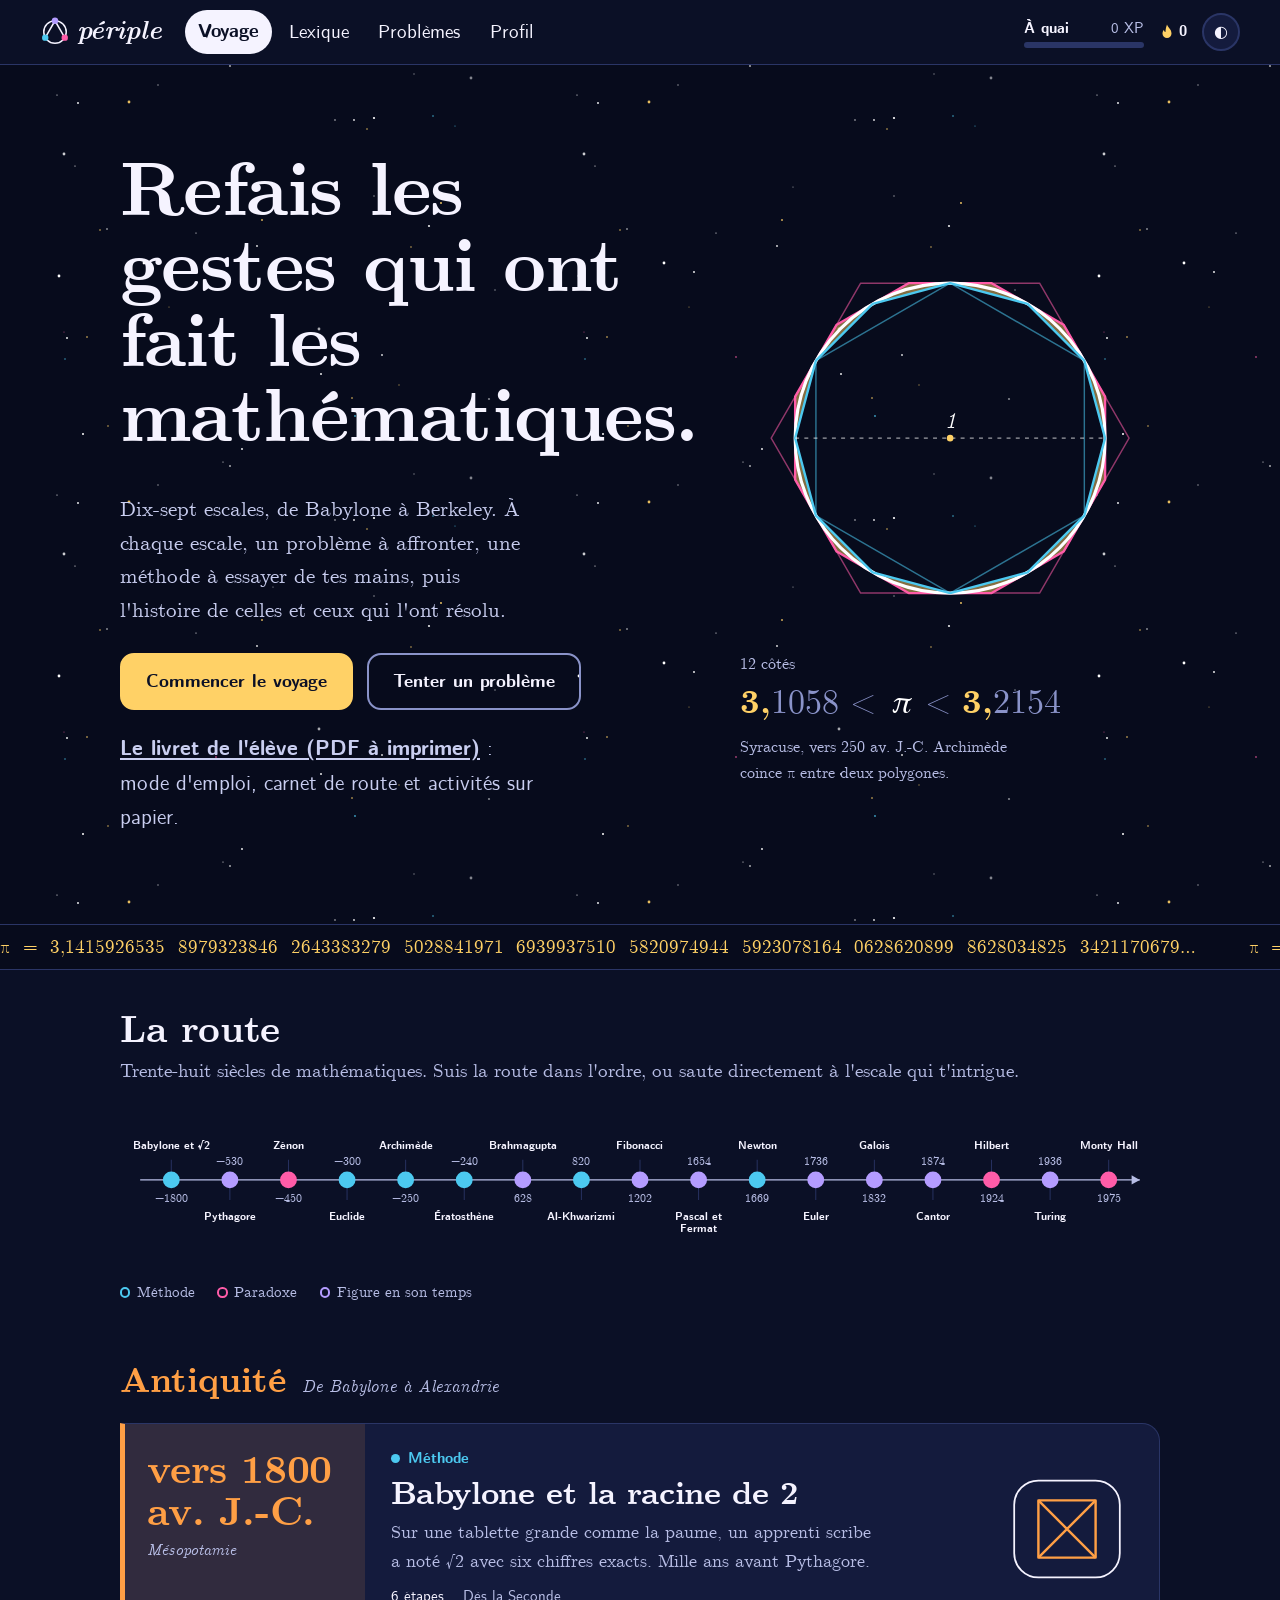
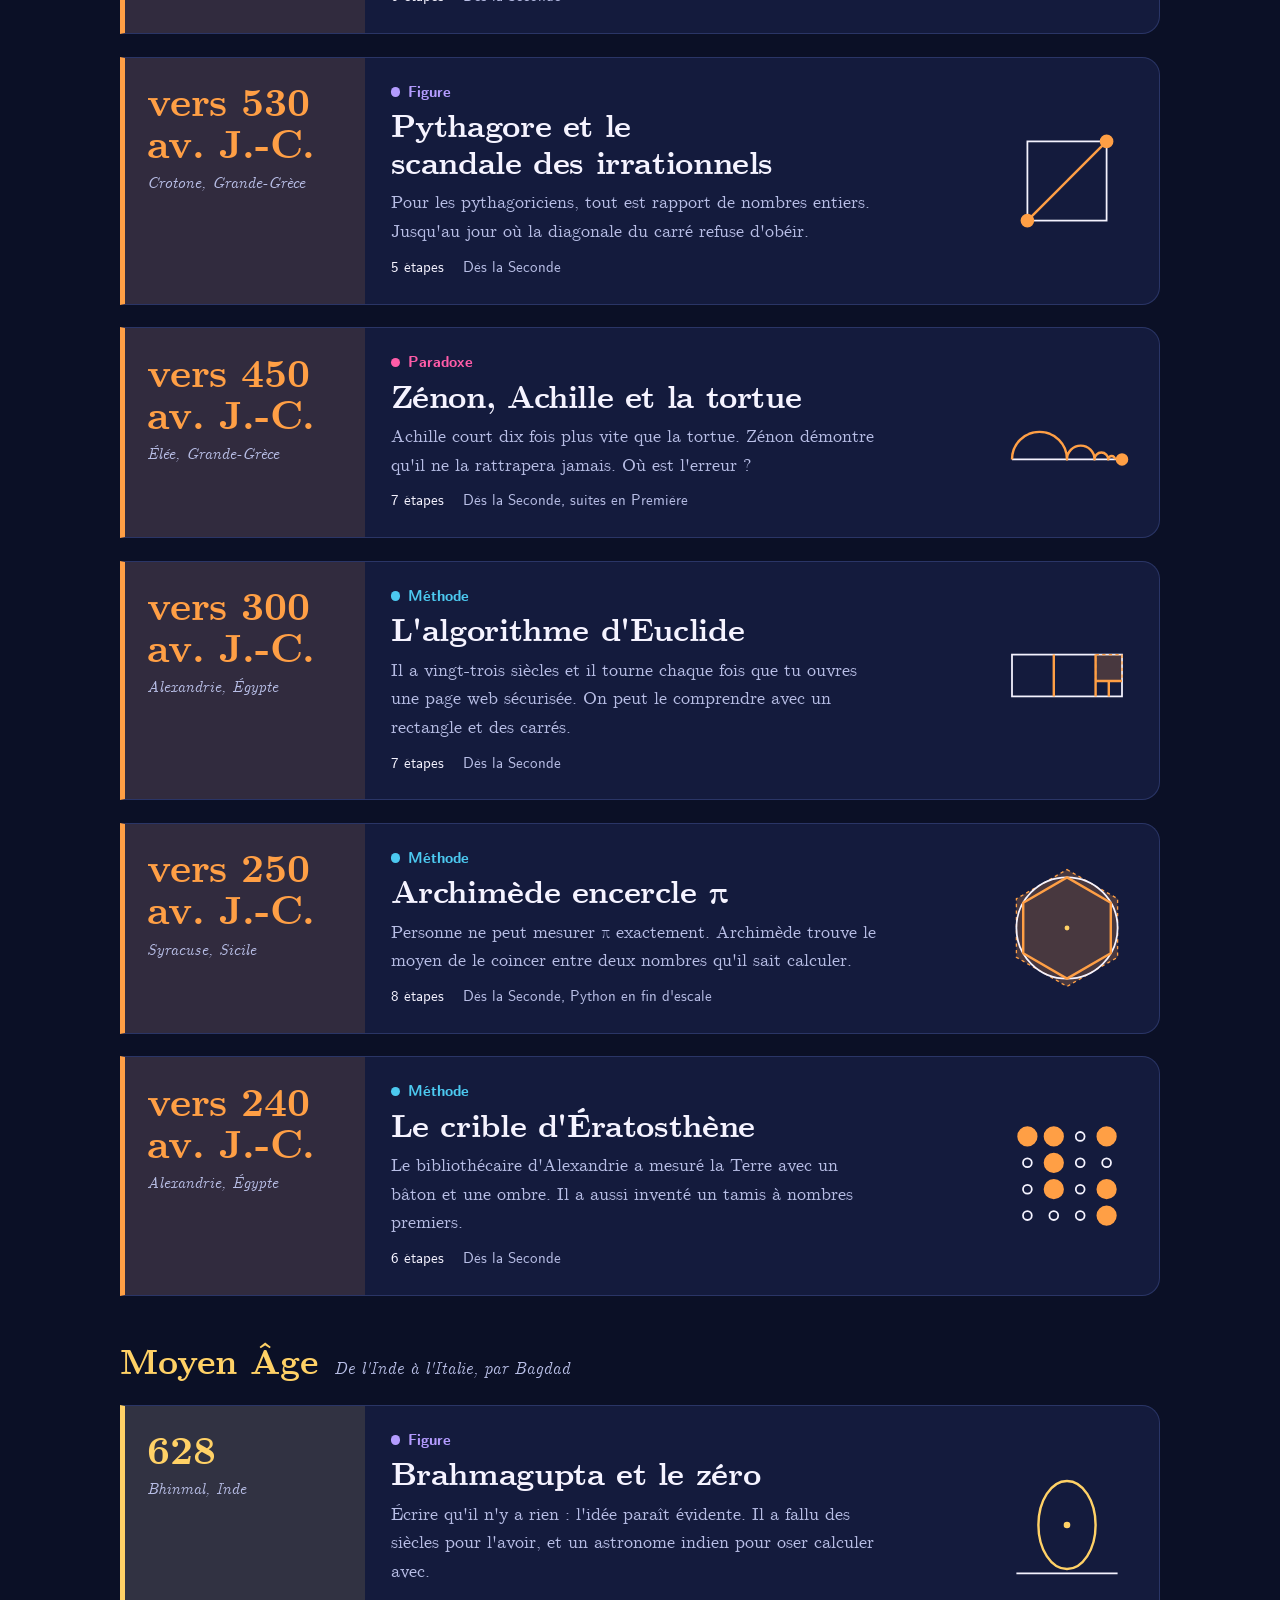
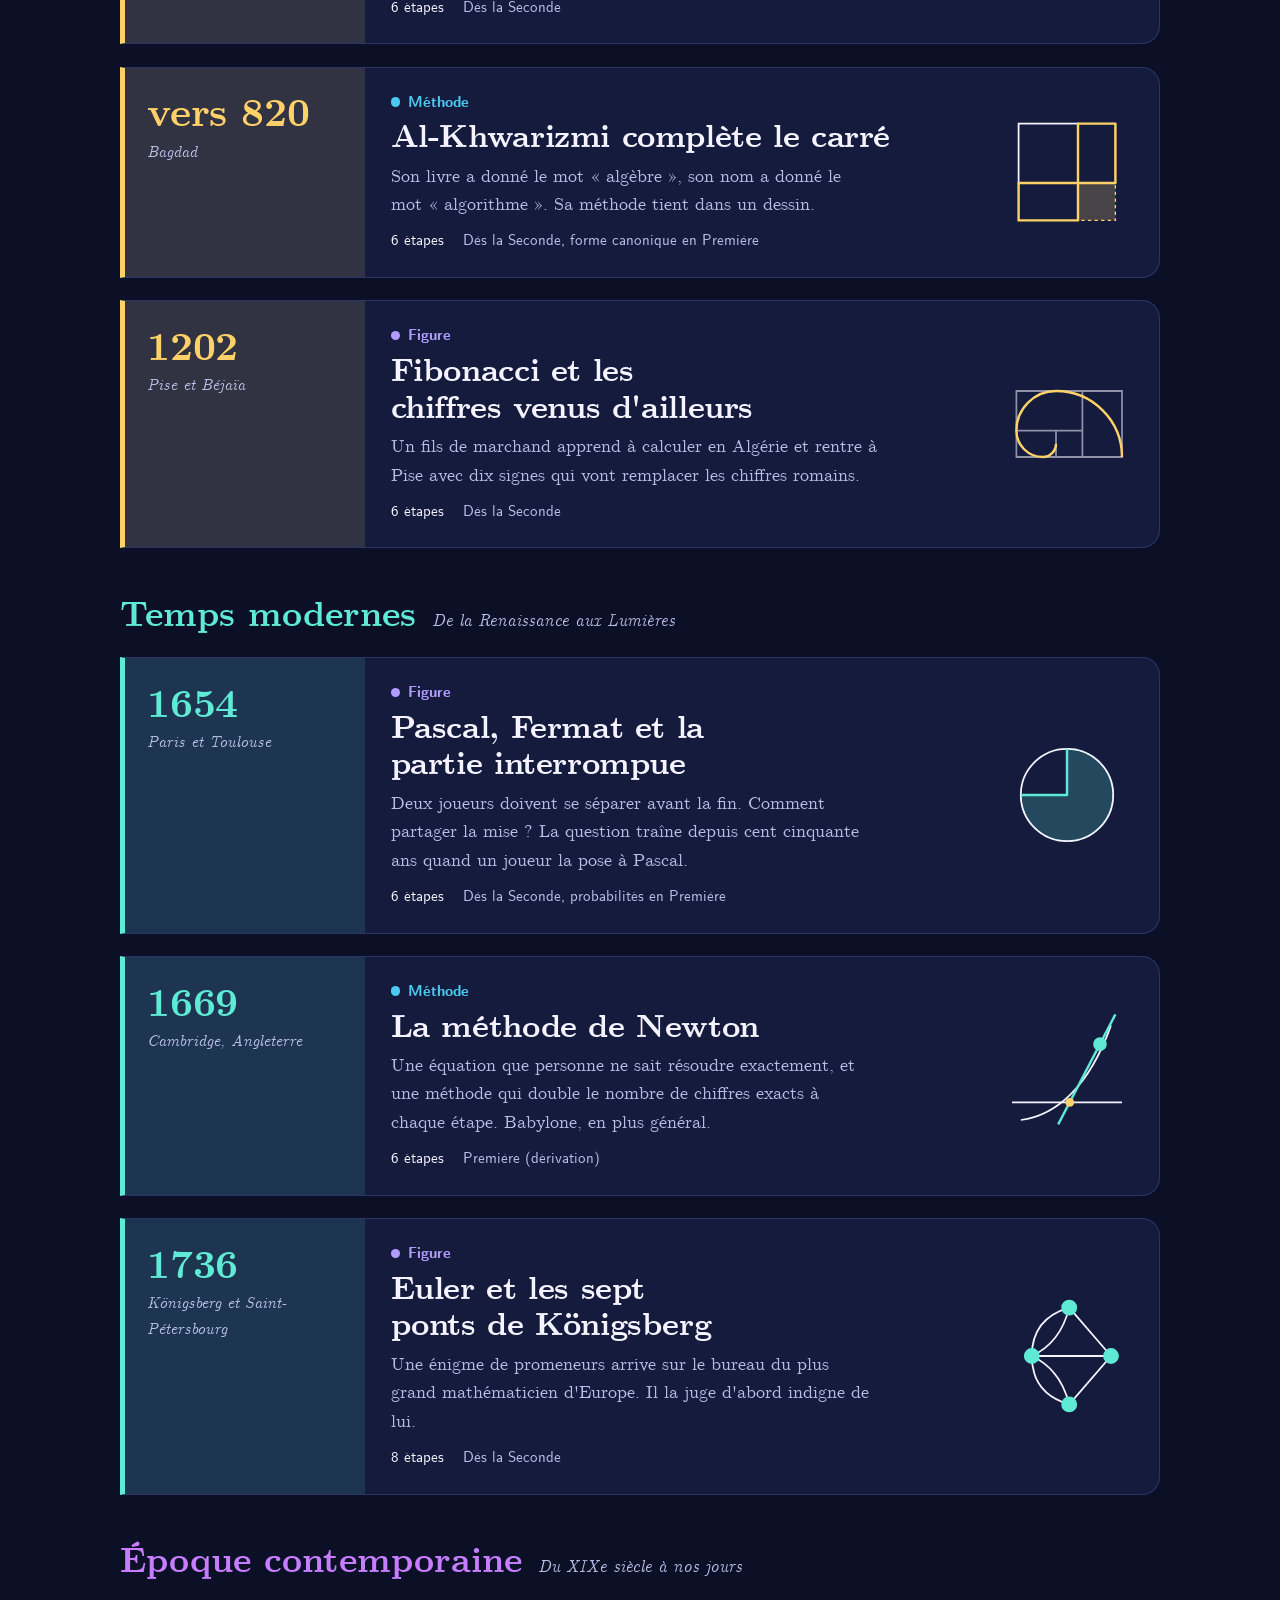
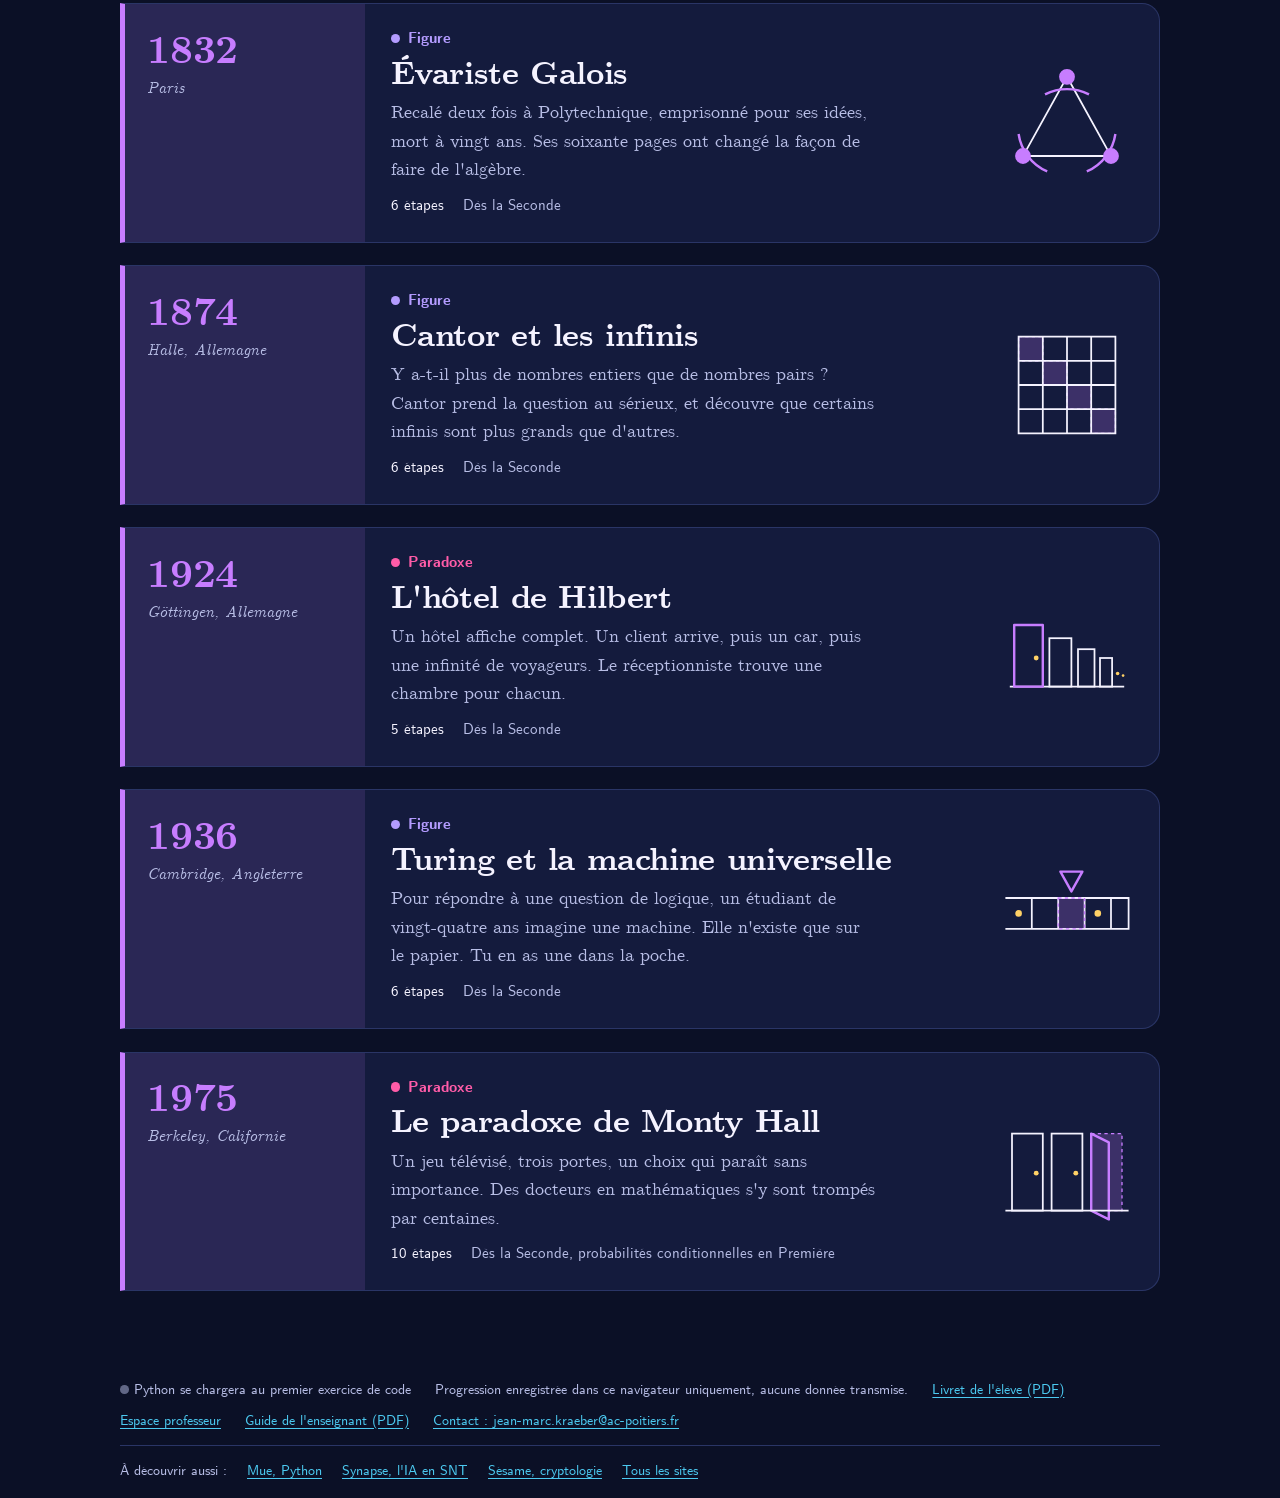
<file: index.html>
<!DOCTYPE html>
<html lang="fr">
<head>
<meta charset="utf-8">
<meta name="viewport" content="width=device-width, initial-scale=1">
<title>Périple, un voyage dans l'histoire des mathématiques</title>
<meta name="description" content="Un voyage dans l'histoire des mathématiques pour le lycée : à chaque escale, un problème, une méthode à expérimenter et son contexte. Dans le navigateur, sans compte.">
<link rel="icon" href="data:image/svg+xml,%3Csvg xmlns='http://www.w3.org/2000/svg' viewBox='0 0 32 32'%3E%3Ccircle cx='16' cy='16' r='12' fill='%23F1F3EE' stroke='%2316233B' stroke-width='1.6'/%3E%3Cpath d='M5.6 22L16 4L26.4 22' fill='none' stroke='%2316233B' stroke-width='1.6'/%3E%3Ccircle cx='5.6' cy='22' r='3.4' fill='%232A4BA0'/%3E%3Ccircle cx='16' cy='4' r='3.4' fill='%238A6100'/%3E%3Ccircle cx='26.4' cy='22' r='3.4' fill='%23AE2F58'/%3E%3C/svg%3E">
<meta property="og:type" content="website">
<meta property="og:locale" content="fr_FR">
<meta property="og:url" content="https://stexsnt.github.io/periple/">
<meta property="og:title" content="Périple, un voyage dans l'histoire des mathématiques">
<meta property="og:description" content="Dix-sept escales, de Babylone à Berkeley : un problème à affronter, une méthode à essayer, puis l'histoire de celles et ceux qui l'ont résolu.">
<meta property="og:image" content="https://stexsnt.github.io/periple/apercu.png">
<meta property="og:image:width" content="1200">
<meta property="og:image:height" content="630">
<meta property="og:image:alt" content="Page d'accueil de Périple : « Refais les gestes qui ont fait les mathématiques », avec les polygones d'Archimède">
<meta name="twitter:card" content="summary_large_image">
<link rel="manifest" href="manifest.webmanifest">
<meta name="theme-color" content="#0B1026">
<link rel="apple-touch-icon" href="icones/icone-180.png">
<link rel="stylesheet" href="css/style.css">
</head>
<body>
<header class="entete">
  <a class="logo" href="#/" aria-label="Périple, retour à la route">
    <svg viewBox="0 0 32 32" aria-hidden="true"><circle cx="16" cy="16" r="12" fill="none" stroke="var(--encre)" stroke-width="1.6"/><path d="M5.6 22L16 4L26.4 22" fill="none" stroke="var(--encre)" stroke-width="1.6" stroke-linejoin="round"/><circle cx="5.6" cy="22" r="3.4" fill="var(--p1)"/><circle cx="16" cy="4" r="3.4" fill="var(--p3)"/><circle cx="26.4" cy="22" r="3.4" fill="var(--p2)"/></svg>
    périple
  </a>
  <nav class="principal" aria-label="Navigation principale">
    <a href="#/" data-onglet="">Voyage</a>
    <a href="#/lexique" data-onglet="lexique">Lexique</a>
    <a href="#/problemes" data-onglet="problemes">Problèmes</a>
    <a href="#/profil" data-onglet="profil">Profil</a>
  </nav>
  <div class="stats">
    <a class="stat-niveau" href="#/profil" aria-label="Voir mon profil">
      <span id="stat-niveau"></span><span id="stat-xp"></span>
      <span class="jauge"><i id="jauge-xp"></i></span>
    </a>
    <span class="serie" title="Jours d'affilée">
      <svg viewBox="0 0 24 24" aria-hidden="true"><path d="M12 2c1 4 6 6 6 12a6 6 0 0 1-12 0c0-2 1-4 2-5 0 2 1 3 2 3 0-4 1-7 2-10z"/></svg>
      <span id="stat-serie">0</span><span class="sr"> jours d'affilée</span>
    </span>
    <button id="btn-theme" aria-label="Thème sombre" aria-pressed="false">◐</button>
  </div>
</header>

<main id="app"></main>

<footer class="pied">
  <span id="etat-python" data-etat="repos">Python se chargera au premier exercice de code</span>
  <span>Progression enregistrée dans ce navigateur uniquement, aucune donnée transmise.</span>
  <a href="documents/livret-eleve.pdf" target="_blank" rel="noopener">Livret de l'élève (PDF)</a>
  <a href="prof.html">Espace professeur</a>
  <a href="documents/guide-prise-en-main.pdf" target="_blank" rel="noopener">Guide de l'enseignant (PDF)</a>
  <a href="mailto:jean-marc.kraeber@ac-poitiers.fr">Contact : jean-marc.kraeber@ac-poitiers.fr</a>
  <nav class="famille" aria-label="Les autres sites">
    <span>À découvrir aussi :</span>
    <a href="https://stexsnt.github.io/python-lycee/">Mue, Python</a>
    <a href="https://stexsnt.github.io/synapse/">Synapse, l'IA en SNT</a>
    <a href="https://stexsnt.github.io/sesame/">Sésame, cryptologie</a>
    <a href="https://stexsnt.github.io/">Tous les sites</a>
  </nav>
</footer>
<div id="toasts" aria-live="polite"></div>
<noscript><p style="padding:2rem">Ce site a besoin de JavaScript pour exécuter Python dans le navigateur.</p></noscript>

<script src="js/contenu.js"></script>
<script src="js/lexique.js"></script>
<script src="js/escales-anciennes.js"></script>
<script src="js/escales-modernes.js"></script>
<script src="js/moteur.js"></script>
<script src="js/bilan.js"></script>
<script src="js/app.js"></script>
<script src="js/periple.js"></script>
<script src="js/manips.js"></script>
<script src="js/confort.js"></script>
</body>
</html>
</file>
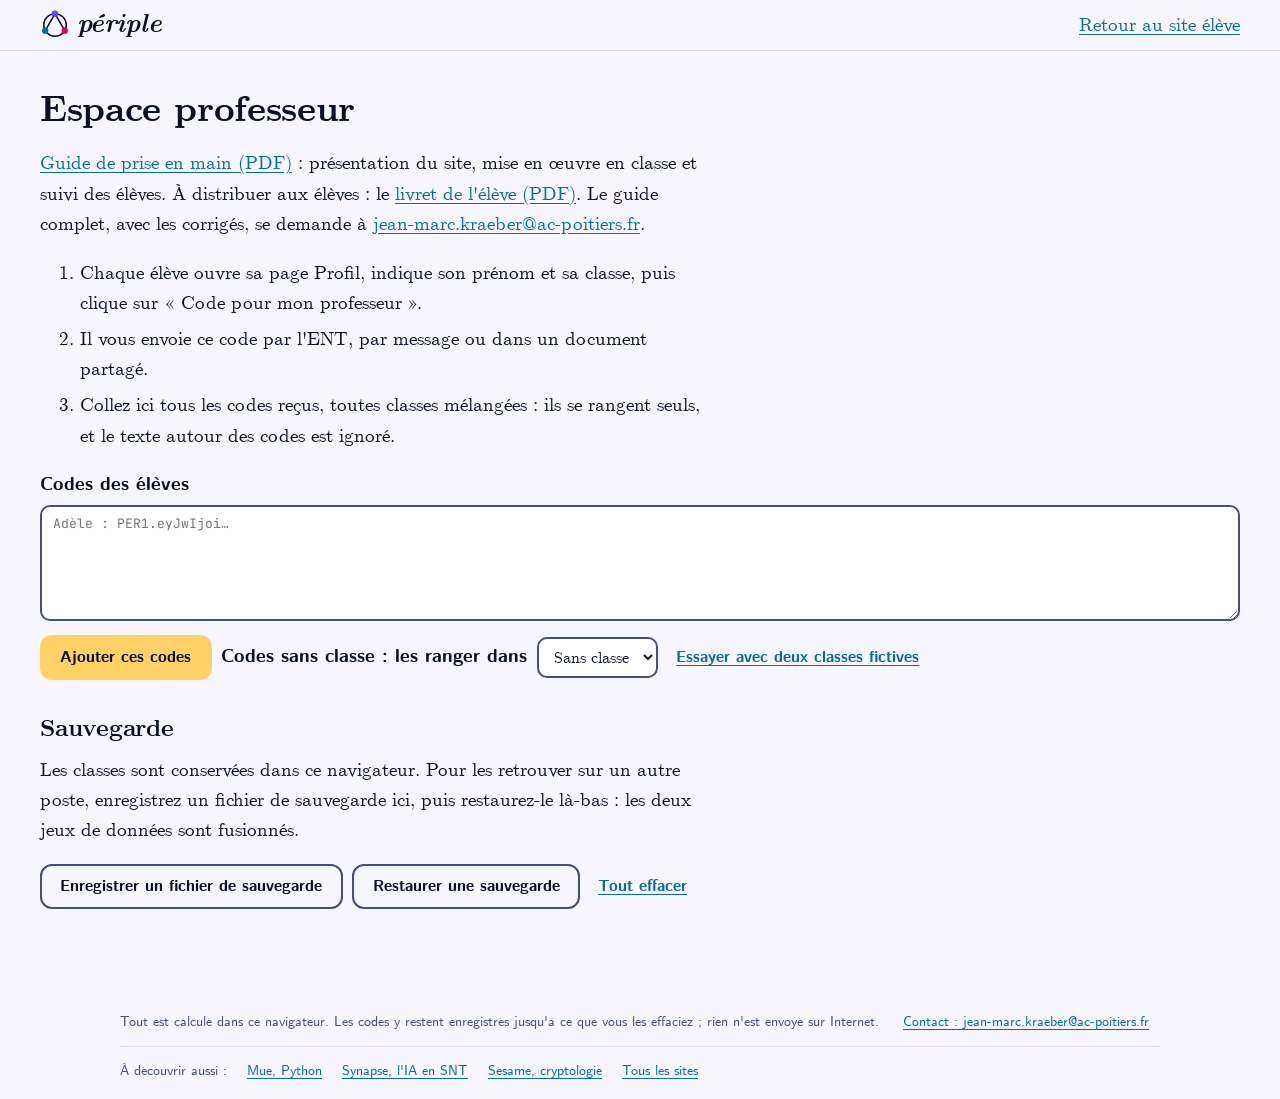
<file: prof.html>
<!DOCTYPE html>
<html lang="fr">
<head>
<meta charset="utf-8">
<meta name="viewport" content="width=device-width, initial-scale=1">
<title>Périple, espace professeur</title>
<meta name="robots" content="noindex">
<link rel="icon" href="data:image/svg+xml,%3Csvg xmlns='http://www.w3.org/2000/svg' viewBox='0 0 32 32'%3E%3Ccircle cx='16' cy='16' r='12' fill='%23F1F3EE' stroke='%2316233B' stroke-width='1.6'/%3E%3Cpath d='M5.6 22L16 4L26.4 22' fill='none' stroke='%2316233B' stroke-width='1.6'/%3E%3Ccircle cx='5.6' cy='22' r='3.4' fill='%232A4BA0'/%3E%3Ccircle cx='16' cy='4' r='3.4' fill='%238A6100'/%3E%3Ccircle cx='26.4' cy='22' r='3.4' fill='%23AE2F58'/%3E%3C/svg%3E">
<link rel="stylesheet" href="css/style.css">
</head>
<body class="prof">
<header class="entete">
  <a class="logo" href="index.html" aria-label="Périple, retour au site élève">
    <svg viewBox="0 0 32 32" aria-hidden="true"><circle cx="16" cy="16" r="12" fill="none" stroke="var(--encre)" stroke-width="1.6"/><path d="M5.6 22L16 4L26.4 22" fill="none" stroke="var(--encre)" stroke-width="1.6" stroke-linejoin="round"/><circle cx="5.6" cy="22" r="3.4" fill="var(--p1)"/><circle cx="16" cy="4" r="3.4" fill="var(--p3)"/><circle cx="26.4" cy="22" r="3.4" fill="var(--p2)"/></svg>
    périple
  </a>
  <a href="index.html" style="margin-left:auto">Retour au site élève</a>
</header>
<main>
  <h1>Espace professeur</h1>
  <p class="prose documents-prof"><a href="documents/guide-prise-en-main.pdf" target="_blank" rel="noopener">Guide de prise en main (PDF)</a> : présentation du site, mise en œuvre en classe et suivi des élèves. À distribuer aux élèves : le <a href="documents/livret-eleve.pdf" target="_blank" rel="noopener">livret de l'élève (PDF)</a>. Le guide complet, avec les corrigés, se demande à <a href="mailto:jean-marc.kraeber@ac-poitiers.fr">jean-marc.kraeber@ac-poitiers.fr</a>.</p>
  <ol class="prose">
    <li>Chaque élève ouvre sa page Profil, indique son prénom et sa classe, puis clique sur « Code pour mon professeur ».</li>
    <li>Il vous envoie ce code par l'ENT, par message ou dans un document partagé.</li>
    <li>Collez ici tous les codes reçus, toutes classes mélangées : ils se rangent seuls, et le texte autour des codes est ignoré.</li>
  </ol>
  <label for="codes">Codes des élèves</label>
  <textarea id="codes" class="reponse large" rows="5" spellcheck="false" placeholder="Adèle : PER1.eyJwIjoi…"></textarea>
  <div class="actions">
    <button class="btn" id="ajouter">Ajouter ces codes</button>
    <label for="defaut" class="en-ligne">Codes sans classe : les ranger dans</label>
    <select id="defaut"><option value="">Sans classe</option></select>
    <button class="btn lien" id="exemple">Essayer avec deux classes fictives</button>
  </div>
  <p id="etat" class="muet" aria-live="polite"></p>
  <nav id="onglets" class="onglets" aria-label="Classes"></nav>
  <div id="nouvelle" class="gestion" hidden>
    <label for="nom-classe" class="en-ligne">Nom de la nouvelle classe</label>
    <input id="nom-classe" class="court" type="text" maxlength="12" placeholder="2DE4" autocomplete="off">
    <button class="btn secondaire" id="creer">Créer</button>
  </div>
  <div id="resultats"></div>
  <h2>Sauvegarde</h2>
  <p class="prose">Les classes sont conservées dans ce navigateur. Pour les retrouver sur un autre poste, enregistrez un fichier de sauvegarde ici, puis restaurez-le là-bas : les deux jeux de données sont fusionnés.</p>
  <div class="actions">
    <button class="btn secondaire" id="exp">Enregistrer un fichier de sauvegarde</button>
    <label class="btn secondaire" for="imp">Restaurer une sauvegarde</label><input type="file" id="imp" accept="application/json,.json" class="sr">
    <button class="btn lien danger" id="vider">Tout effacer</button>
  </div>
</main>
<footer class="pied">
  <span>Tout est calculé dans ce navigateur. Les codes y restent enregistrés jusqu'à ce que vous les effaciez ; rien n'est envoyé sur Internet.</span>
  <a href="mailto:jean-marc.kraeber@ac-poitiers.fr">Contact : jean-marc.kraeber@ac-poitiers.fr</a>
  <nav class="famille" aria-label="Les autres sites">
    <span>À découvrir aussi :</span>
    <a href="https://stexsnt.github.io/python-lycee/">Mue, Python</a>
    <a href="https://stexsnt.github.io/synapse/">Synapse, l'IA en SNT</a>
    <a href="https://stexsnt.github.io/sesame/">Sésame, cryptologie</a>
    <a href="https://stexsnt.github.io/">Tous les sites</a>
  </nav>
</footer>
<script src="js/contenu.js"></script>
<script src="js/escales-anciennes.js"></script>
<script src="js/escales-modernes.js"></script>
<script src="js/bilan.js"></script>
<script src="js/prof.js"></script>
<script src="js/qrcode.min.js"></script>
<script src="js/prof-plus.js"></script>
</body>
</html>
</file>
<file: css/style.css>
/* Périple — feuille de style. Moteur repris de Synapse ; l'identité propre au site est à la fin du fichier.
   Les noms de variables viennent du moteur d'origine : --ecaille = couleur d'action et de réussite (malachite),
   --soleil = accent (safran : points, étoiles), --corail = erreur, --ciel = liens et focus (lapis).
   --p1 lapis = méthodes, --p2 garance = paradoxes, --p3 ocre = figures. */
@font-face { font-family: "CMU Serif"; font-style: normal; font-weight: 400; font-display: swap; src: url(../polices/cmu-serif-500-roman.woff2) format("woff2"); }
@font-face { font-family: "CMU Serif"; font-style: italic; font-weight: 400; font-display: swap; src: url(../polices/cmu-serif-500-italic.woff2) format("woff2"); }
@font-face { font-family: "CMU Serif"; font-style: normal; font-weight: 700; font-display: swap; src: url(../polices/cmu-serif-700-roman.woff2) format("woff2"); }
@font-face { font-family: "CMU Serif"; font-style: italic; font-weight: 700; font-display: swap; src: url(../polices/cmu-serif-700-italic.woff2) format("woff2"); }
@font-face { font-family: "CMU Sans Serif"; font-style: normal; font-weight: 400; font-display: swap; src: url(../polices/cmu-sans-serif-500-roman.woff2) format("woff2"); }
@font-face { font-family: "CMU Sans Serif"; font-style: normal; font-weight: 700; font-display: swap; src: url(../polices/cmu-sans-serif-700-roman.woff2) format("woff2"); }
@font-face { font-family: "JetBrains Mono"; font-style: normal; font-weight: 400; font-display: swap; src: url(../polices/jetbrains-mono-latin-400-normal.woff2) format("woff2"); }
@font-face { font-family: "JetBrains Mono"; font-style: normal; font-weight: 700; font-display: swap; src: url(../polices/jetbrains-mono-latin-700-normal.woff2) format("woff2"); }
:root {
  --fond: #0B1026; --carte: #141B3D; --encre: #F5F3FF; --encre2: #B8BEE6; --trait: #2A3566;
  --ecaille: #80ED99; --sur-ecaille: #062B14; --ecaille-pale: #123A2A;
  --soleil: #FFD166; --corail: #FF7A9C; --corail-pale: #4A1630; --ciel: #4CC9F0;
  --p1: #4CC9F0; --p2: #FF5CA8; --p3: #B49CFF; --p4: #80ED99;
  --acide: #FFD166; --rose: #F72585; --jaune: #FFD166; --nuit: #0B1026;
  --eau: #10457A; --terre: #232C5E;
  --ed-fond: #070B1C; --ed-texte: #F1EEFF; --ed-num: #7C86BF; --ed-com: #98A1D6; --ed-bord: #2A3566;
  --titre: "CMU Serif", "Latin Modern Roman", "Computer Modern", Georgia, serif;
  --texte: "CMU Serif", "Latin Modern Roman", "Computer Modern", Georgia, serif;
  --ui: "CMU Sans Serif", "Segoe UI", system-ui, sans-serif;
  --mono: "JetBrains Mono", ui-monospace, Consolas, "Courier New", monospace;
}
[data-theme="clair"] {
  --fond: #F7F6FF; --carte: #FFFFFF; --encre: #0B1026; --encre2: #474E7D; --trait: #D7D9F0;
  --ecaille: #0B7A3B; --sur-ecaille: #FFFFFF; --ecaille-pale: #DDF7E4;
  --soleil: #D49400; --corail: #C8103E; --corail-pale: #FFE3EA; --ciel: #0A6A9F;
  --p1: #0A6A9F; --p2: #C2106A; --p3: #6B46E0; --p4: #0B7A3B;
  --eau: #BFE3F7; --terre: #E9E6FF;
  --ed-fond: #0B1026; --ed-bord: transparent;
}
*, *::before, *::after { box-sizing: border-box; }
html { -webkit-text-size-adjust: 100%; }
body { margin: 0; background: var(--fond); color: var(--encre); font: 1.0625rem/1.6 var(--texte); padding-bottom: 5rem; }
h1, h2 { font-family: var(--titre); font-weight: 700; line-height: 1.15; letter-spacing: -0.025em; margin: 0 0 .5em; text-wrap: balance; }
h1 { font-size: clamp(1.6rem, 1.2rem + 1.6vw, 2.25rem); }
h1:focus { outline: none; }
h2 { font-size: 1.5rem; }
p { margin: 0 0 1em; }
a { color: var(--ciel); text-underline-offset: 3px; }
code, pre { font-family: var(--mono); font-size: .9em; }
:focus-visible { outline: 3px solid var(--ciel); outline-offset: 2px; border-radius: 4px; }
.sr { position: absolute; width: 1px; height: 1px; overflow: hidden; clip-path: inset(50%); white-space: nowrap; }
.muet { color: var(--encre2); font-size: .95rem; }
[hidden] { display: none !important; }

/* En-tête */
.entete { position: sticky; top: 0; z-index: 20; display: flex; align-items: center; gap: 1.5rem; padding: .6rem clamp(1rem, 4vw, 2.5rem); background: var(--fond); border-bottom: 2px solid var(--trait); }
.logo { display: flex; align-items: center; gap: .45rem; font: 800 1.35rem/1 var(--titre); letter-spacing: -0.04em; color: var(--encre); text-decoration: none; }
.logo svg { width: 30px; height: 30px; }
nav.principal { display: flex; gap: .25rem; margin-right: auto; }
nav.principal a { padding: .45rem .8rem; border-radius: 999px; color: var(--encre); text-decoration: none; font-weight: 700; }
nav.principal a:hover { background: var(--trait); }
nav.principal a[aria-current] { background: var(--encre); color: var(--fond); }
.stats { display: flex; align-items: center; gap: .9rem; font-weight: 700; font-size: .95rem; }
.stat-niveau { display: grid; grid-template-columns: auto auto; gap: 0 .6rem; align-items: baseline; color: var(--encre); text-decoration: none; }
.stat-niveau .jauge { grid-column: 1 / -1; }
#stat-xp { color: var(--encre2); font-weight: 400; text-align: right; }
.jauge { display: block; height: 6px; min-width: 120px; background: var(--trait); border-radius: 99px; overflow: hidden; }
.jauge i { display: block; height: 100%; background: var(--soleil); border-radius: 99px; transition: width .5s; }
.jauge.grand { height: 12px; }
.serie { display: flex; align-items: center; gap: .2rem; }
.serie svg { width: 18px; height: 18px; fill: var(--soleil); }
#btn-theme { width: 2.4rem; height: 2.4rem; border-radius: 50%; border: 2px solid var(--trait); background: var(--carte); color: var(--encre); cursor: pointer; font-size: 1rem; }

main { max-width: 1120px; margin: 0 auto; padding: clamp(1.2rem, 3vw, 2.5rem) clamp(1rem, 4vw, 2.5rem); }
.pied { max-width: 1120px; margin: 2rem auto 0; padding: 1rem clamp(1rem, 4vw, 2.5rem); color: var(--encre2); font-size: .9rem; display: flex; flex-wrap: wrap; gap: .5rem 1.5rem; }
/* Liens vers le portail et les trois autres sites */
.famille { flex-basis: 100%; display: flex; flex-wrap: wrap; gap: .3rem 1.25rem; padding-top: .8rem; margin-top: .3rem; border-top: 1px solid var(--trait); }
.famille a { white-space: nowrap; }
#etat-python::before { content: ""; display: inline-block; width: .6em; height: .6em; border-radius: 50%; margin-right: .4em; background: var(--soleil); }
#etat-python[data-etat="pret"]::before { background: var(--ecaille); }
#etat-python[data-etat="repos"]::before { background: var(--encre2); opacity: .5; }
#etat-python[data-etat="echec"]::before { background: var(--corail); }

/* Boutons */
.btn { display: inline-flex; align-items: center; justify-content: center; min-height: 2.75rem; padding: .55rem 1.15rem; border: 2px solid var(--ecaille); border-radius: 12px; background: var(--ecaille); color: var(--sur-ecaille); font: 700 1rem var(--texte); text-decoration: none; cursor: pointer; }
.btn:hover { filter: brightness(1.08); }
.btn:active { transform: translateY(1px); }
.btn.gros { font-size: 1.15rem; padding: .8rem 1.5rem; border-radius: 14px; }
.btn.petit { min-height: 2.2rem; padding: .3rem .8rem; }
.btn.secondaire { background: transparent; color: var(--encre); border-color: var(--encre); }
.btn.lien { background: none; border-color: transparent; color: var(--ciel); padding-inline: .4rem; text-decoration: underline; text-underline-offset: 3px; }
.btn.danger { color: var(--corail); }
.actions { display: flex; flex-wrap: wrap; align-items: center; gap: .6rem; margin: .9rem 0; }
.actions.fin { margin-top: 2rem; }

/* Éditeur et console */
.ed { display: flex; border: 1px solid var(--ed-bord); background: var(--ed-fond); border-radius: 14px; overflow: hidden; font: 15px/1.6 var(--mono); }
.ed:focus-within { outline: 3px solid var(--ciel); outline-offset: 2px; }
.ed-num { padding: 14px 10px 14px 14px; text-align: right; color: var(--ed-num); white-space: pre; user-select: none; }
.ed-zone { position: relative; flex: 1; min-width: 0; }
.ed-hl, .ed textarea { margin: 0; padding: 14px 14px 14px 4px; font: inherit; white-space: pre; tab-size: 4; border: 0; letter-spacing: 0; }
.ed-hl { position: absolute; inset: 0; overflow: hidden; color: var(--ed-texte); pointer-events: none; }
.ed textarea { display: block; position: relative; width: 100%; resize: none; background: transparent; color: transparent; caret-color: #fff; outline: none; overflow-x: auto; overflow-y: hidden; }
.ed textarea::selection { background: rgba(122, 162, 255, .35); }
.t-c { color: var(--ed-com); font-style: italic; } .t-s { color: #9CE0A8; } .t-k { color: #FFC857; font-weight: 700; } .t-b { color: #8CC8FF; } .t-n { color: #FFA3B1; }
pre.code { margin: 0 0 1rem; padding: 14px 16px; border: 1px solid var(--ed-bord); background: var(--ed-fond); color: var(--ed-texte); border-radius: 14px; overflow-x: auto; font-size: 15px; line-height: 1.6; }
.cons { min-height: 3.2rem; padding: .8rem 1rem; background: var(--carte); border: 2px solid var(--trait); border-radius: 14px; }
.cons pre { margin: 0; white-space: pre-wrap; word-break: break-word; font-size: 15px; line-height: 1.55; }
.cons p { margin: 0; }
.charge::after { content: ""; display: inline-block; width: .9em; height: .9em; margin-left: .5em; vertical-align: -.1em; border: 2px solid var(--trait); border-top-color: var(--ecaille); border-radius: 50%; animation: tourne .8s linear infinite; }
@keyframes tourne { to { transform: rotate(360deg); } }
.err { margin-top: .6rem; padding: .7rem .9rem; background: var(--corail-pale); border-left: 5px solid var(--corail); border-radius: 8px; }
.err:first-child { margin-top: 0; }
.err strong { color: var(--corail); }
.err p { margin: .2rem 0 .4rem; }
.err code { display: block; color: var(--encre2); white-space: pre-wrap; }
.saisie { display: flex; gap: .5rem; margin-top: .5rem; }
.saisie input, #pseudo, .reponse { font: 15px/1.5 var(--mono); padding: .45rem .7rem; border: 2px solid var(--encre2); border-radius: 10px; background: var(--carte); color: var(--encre); }
.saisie input { flex: 1; min-width: 0; }
.reponse { display: block; width: 100%; max-width: 32rem; margin: .3rem 0; resize: vertical; }
label { font-weight: 700; display: block; margin-top: 1rem; }
label.btn { margin-top: 0; }
#pseudo { display: block; width: 100%; max-width: 20rem; font-family: var(--texte); font-size: 1rem; }

/* Pas à pas */
.pap { display: grid; gap: .7rem; }
.pap-titre { font-weight: 700; margin: 0; }
.pap-cmd { display: flex; flex-wrap: wrap; align-items: center; gap: .5rem; }
.pap-cmd input { flex: 1 1 8rem; min-width: 6rem; accent-color: var(--ecaille); }
.pap-cmd .btn { flex: 0 0 auto; }
.pap-cmd button:disabled { opacity: .4; cursor: default; }
.pap-corps { display: grid; grid-template-columns: repeat(auto-fit, minmax(230px, 1fr)); gap: .8rem; align-items: start; }
.pap-code { border: 1px solid var(--ed-bord); background: var(--ed-fond); color: var(--ed-texte); border-radius: 10px; padding: .5rem 0; font: 14px/1.65 var(--mono); overflow-x: auto; max-height: 24rem; }
.pap-code div { display: flex; white-space: pre; padding-right: .8rem; border-left: 4px solid transparent; min-width: max-content; }
.pap-code code { font: inherit; }
.pap-code .fleche { width: 1.3em; text-align: center; color: var(--soleil); flex: none; }
.pap-code .num { width: 1.8em; margin-right: .9em; text-align: right; color: var(--ed-num); flex: none; }
.pap-code .va { background: rgba(245, 179, 1, .22); border-left-color: var(--soleil); }
.pap-code .vient { background: rgba(255, 255, 255, .08); }
.pap-sous { font-weight: 700; font-size: .9rem; margin: .6rem 0 .2rem; color: var(--encre2); }
.pap-sous:first-child { margin-top: 0; }
.pap-etat table { width: 100%; border-collapse: collapse; font: 14px/1.5 var(--mono); }
.pap-etat th, .pap-etat td { text-align: left; padding: .2rem .5rem; border-bottom: 1px solid var(--trait); font-weight: 400; word-break: break-word; }
.pap-etat th { width: 35%; color: var(--encre2); }
.pap-etat .change td, .pap-etat .change th { background: var(--ecaille-pale); font-weight: 700; color: var(--encre); }
.pap-etat pre { font-size: 14px; }

/* Accueil */
.hero { display: grid; grid-template-columns: minmax(0, 1fr) minmax(0, 1fr); gap: clamp(1.5rem, 4vw, 3.5rem); align-items: center; padding: clamp(.5rem, 3vw, 2.5rem) 0 clamp(2rem, 5vw, 4rem); }
.hero h1 { font-size: clamp(2.1rem, 1.2rem + 4vw, 3.7rem); line-height: 1.04; letter-spacing: -0.04em; font-weight: 800; }
.hero-texte p { font-size: 1.2rem; max-width: 34ch; color: var(--encre2); margin-bottom: 1.6rem; }
.hero-demo .cons { min-height: 6.2rem; }
.parcours { padding: 2rem 0 2.5rem; border-top: 2px solid var(--trait); display: grid; grid-template-columns: 15rem minmax(0, 1fr); gap: 1.5rem 3rem; }
.parcours > header h2 { font-size: 2.2rem; margin-bottom: .2rem; }
.parcours > header p { color: var(--encre2); }
.fin-parcours .btn { justify-self: start; align-self: center; }
.serpent { position: relative; list-style: none; padding: 0; margin: 0; }
.serpent svg { position: absolute; inset: 0; width: 100%; height: 100%; pointer-events: none; overflow: visible; }
.piste, .corps, .ecailles { fill: none; stroke-linecap: round; stroke-linejoin: round; }
.piste { stroke: var(--trait); stroke-width: 16; }
.corps { stroke: var(--ecaille); stroke-width: 30; }
.ecailles { stroke: var(--soleil); stroke-width: 7; stroke-dasharray: .1 20; }
.rang { position: relative; display: flex; align-items: center; gap: 1.4rem; min-height: 92px; margin-left: calc(var(--k) * var(--pas)); }
.noeud { position: relative; z-index: 1; flex: none; display: grid; place-items: center; width: 60px; height: 60px; margin: 8px; border-radius: 50%; background: var(--carte); border: 4px solid var(--trait); color: var(--encre2); font: 800 1.35rem var(--titre); text-decoration: none; }
.noeud:hover { border-color: var(--ecaille); }
.noeud.fait { background: var(--ecaille); border-color: var(--ecaille); color: var(--sur-ecaille); }
.noeud.tete { width: 76px; height: 76px; margin: 0; background: var(--ecaille); border-color: var(--ecaille); }
.noeud.tete::after { content: ""; position: absolute; left: 50%; bottom: -15px; width: 6px; height: 16px; margin-left: -3px; background: var(--corail); border-radius: 0 0 3px 3px; z-index: -1; }
.yeux { display: flex; gap: 10px; margin-top: 6px; }
.yeux i { width: 18px; height: 18px; border-radius: 50%; background: #fff; display: grid; place-items: center; }
.yeux i::after { content: ""; width: 8px; height: 8px; border-radius: 50%; background: #14213D; transform: translateY(2px); }
.rang-texte { display: flex; flex-direction: column; line-height: 1.35; }
.rang-texte a { color: var(--encre); text-decoration: none; font: 800 1.25rem var(--titre); }
.rang-texte a:hover { text-decoration: underline; }
.rang-texte > span { color: var(--encre2); font-size: .95rem; }
.etoiles { color: var(--soleil); letter-spacing: .05em; }
.etoiles .vide, .difficulte .vide { color: var(--trait); }

/* Chapitre */
.fil { display: flex; flex-wrap: wrap; align-items: center; gap: .5rem 1.2rem; margin-bottom: 1.6rem; }
.retour { font-weight: 700; }
.retour::before { content: "‹ "; }
.fil-titre { color: var(--encre2); }
.fil-titre strong { color: var(--encre); }
.pas { display: flex; flex-wrap: wrap; gap: 6px; list-style: none; margin: 0 0 0 auto; padding: 0; }
.pas a { display: block; width: 22px; height: 22px; border-radius: 50%; border: 3px solid var(--trait); background: var(--carte); }
.pas a.lecon { border-radius: 7px; }
.pas a.fait { background: var(--ecaille); border-color: var(--ecaille); }
.pas a[aria-current] { box-shadow: 0 0 0 3px var(--fond), 0 0 0 6px var(--encre); }
.etape { max-width: 46rem; }
.etape-code { max-width: none; }
.prose { max-width: 66ch; }
.prose ul { padding-left: 1.2rem; }
.prose li { margin-bottom: .3em; }
.prose code, .resultats code, .indice code { background: var(--ecaille-pale); padding: .08em .35em; border-radius: 5px; }
.prose pre { background: var(--carte); border: 2px solid var(--trait); border-radius: 10px; padding: .6rem .9rem; overflow-x: auto; }
.essai { margin-top: 1.5rem; }
.essai-titre { font: 800 1.1rem var(--titre); margin-bottom: .5rem; }
.etape-nav { display: flex; justify-content: space-between; gap: 1rem; margin-top: 3rem; padding-top: 1rem; border-top: 2px solid var(--trait); font-size: .95rem; }
.choix { display: grid; gap: .6rem; max-width: 34rem; }
.choix button { text-align: left; padding: .8rem 1rem; border: 2px solid var(--encre2); border-radius: 12px; background: var(--carte); color: var(--encre); font: 1.05rem var(--texte); cursor: pointer; }
.choix button:hover:not(:disabled) { border-color: var(--ecaille); background: var(--ecaille-pale); }
.choix button.bon { border-color: var(--ecaille); background: var(--ecaille-pale); font-weight: 700; opacity: 1; }
.choix button.faux { border-color: var(--corail); background: var(--corail-pale); text-decoration: line-through; }
.choix button:disabled { cursor: default; }
.choix button:disabled:not(.bon):not(.faux) { opacity: .55; }
.retour-qcm { min-height: 1.6em; margin-top: .8rem; color: var(--corail); font-weight: 700; }
.lignes { list-style: none; padding: 0; margin: 0 0 1rem; display: grid; gap: 6px; }
.lignes li { display: flex; align-items: stretch; gap: 6px; }
.lignes pre.code { flex: 1; margin: 0; padding: 10px 14px; border-radius: 10px; }
.fleches { display: flex; gap: 4px; }
.fleches button { width: 2.75rem; border: 2px solid var(--encre2); border-radius: 10px; background: var(--carte); color: var(--encre); font-size: 1.1rem; cursor: pointer; }
.fleches button:disabled { opacity: .3; cursor: default; }
.duo { display: grid; grid-template-columns: minmax(0, 5fr) minmax(0, 7fr); gap: 2rem 2.5rem; align-items: start; }
.difficulte { color: var(--ecaille); font-size: .9rem; }
.cons:empty { display: none; }
.indice { margin-top: 1rem; padding: .7rem .9rem; background: var(--carte); border-left: 5px solid var(--soleil); border-radius: 8px; }
.indice pre.code { margin: .6rem 0 0; }
.indice.refaire { border-left-color: var(--ecaille); }
.indice.refaire .btn { min-height: 0; padding: 0 .2rem; }
.atelier .actions { margin: .7rem 0; }
.tests { margin-top: .8rem; }
.echec-titre { font-weight: 700; }
.resultats { list-style: none; padding: 0; margin: 0; display: grid; gap: .5rem; }
.resultats li { display: flex; gap: .6rem; }
.resultats li > div { min-width: 0; flex: 1; }
.marque { flex: none; width: 1.6rem; height: 1.6rem; display: grid; place-items: center; border-radius: 50%; font-weight: 700; color: #fff; background: var(--corail); }
.resultats .ok .marque { background: var(--ecaille); color: var(--sur-ecaille); }
.compare { display: grid; grid-template-columns: 1fr 1fr; gap: .6rem; margin-top: .4rem; }
.compare span { font-size: .85rem; color: var(--encre2); font-weight: 700; }
.compare pre { margin: 0; padding: .5rem .7rem; background: var(--carte); border: 2px solid var(--trait); border-radius: 8px; overflow-x: auto; max-height: 14rem; }
.succes { display: flex; flex-wrap: wrap; align-items: center; justify-content: space-between; gap: 1rem; margin-top: 1.2rem; padding: 1rem 1.2rem; background: var(--ecaille-pale); border: 2px solid var(--ecaille); border-radius: 14px; animation: pose .35s cubic-bezier(.2, 1.4, .4, 1); }
.succes strong { font: 800 1.3rem var(--titre); margin-right: .8rem; }
.succes .gain { font-weight: 700; color: var(--ecaille); }
.succes p { margin: .4rem 0 0; max-width: 60ch; }
@keyframes pose { from { transform: scale(.96); opacity: 0; } }

/* Bilan, défis, profil */
.bilan-etoiles { font: 800 3rem/1 var(--titre); margin: .5rem 0 1rem; }
.recap { list-style: none; padding: 0; margin: 1.5rem 0 0; max-width: 34rem; }
.recap li { display: flex; justify-content: space-between; gap: 1rem; padding: .5rem 0; border-bottom: 1px solid var(--trait); }
.page { max-width: 52rem; }
.page.problemes { max-width: none; }
.page h2 { margin-top: 2.5rem; }
.defis { list-style: none; padding: 0; margin: 1.5rem 0 0; }
.defis a { display: flex; flex-wrap: wrap; align-items: baseline; gap: .4rem 1rem; padding: 1rem .2rem; border-bottom: 2px solid var(--trait); color: var(--encre); text-decoration: none; }
.defis a:hover strong { text-decoration: underline; }
.defis strong { font: 800 1.3rem var(--titre); }
.defis .muet { margin-left: auto; }
.pastille { padding: .1rem .6rem; border-radius: 99px; background: var(--soleil); color: #14213D; font-size: .85rem; font-weight: 700; }
.profil-haut { display: grid; grid-template-columns: minmax(0, 3fr) minmax(0, 2fr); gap: 2rem; align-items: start; }
.mue-nom { font: 800 clamp(1.8rem, 5vw, 2.8rem)/1.05 var(--titre); letter-spacing: -0.03em; margin-bottom: .3rem; color: var(--ecaille); }
.mues { display: flex; flex-wrap: wrap; gap: .3rem .5rem; list-style: none; padding: 0; margin: 1rem 0 0; font-size: .9rem; color: var(--encre2); }
.mues li::after { content: " ›"; }
.mues li:last-child::after { content: ""; }
.mues li.fait { color: var(--encre); font-weight: 700; }
.chiffres { margin: 0; display: grid; gap: .8rem; }
.chiffres div { display: flex; justify-content: space-between; align-items: baseline; gap: 1rem; border-bottom: 1px solid var(--trait); padding-bottom: .4rem; }
.chiffres dd { margin: 0; font: 800 1.5rem var(--titre); }
.badges { list-style: none; padding: 0; margin: 0; display: grid; grid-template-columns: repeat(auto-fill, minmax(15rem, 1fr)); gap: 1rem 1.5rem; }
.badges li { display: flex; gap: .8rem; align-items: center; color: var(--encre2); }
.badges li div { display: flex; flex-direction: column; line-height: 1.3; font-size: .92rem; }
.badges li.obtenu strong { color: var(--encre); }
.ecusson { flex: none; width: 44px; height: 50px; background: var(--trait); clip-path: polygon(50% 0, 100% 25%, 100% 75%, 50% 100%, 0 75%, 0 25%); }
.obtenu .ecusson { background: radial-gradient(circle at 50% 38%, var(--soleil) 0 9px, transparent 10px), var(--ecaille); }

/* Tableau de classe */
.reponse.large { max-width: none; font-size: 13px; word-break: break-all; }
.prof main { max-width: 1280px; }
.prof h2 { margin-top: 2.2rem; }
label.en-ligne { margin: 0; }
select { font: 1rem var(--texte); padding: .5rem .7rem; border: 2px solid var(--encre2); border-radius: 10px; background: var(--carte); color: var(--encre); max-width: 100%; }
.defile { overflow-x: auto; border: 2px solid var(--trait); border-radius: 12px; background: var(--carte); }
table.classe, table.etapes { border-collapse: collapse; width: 100%; font-size: .95rem; }
.classe th, .classe td, .etapes th, .etapes td { padding: .45rem .6rem; border-bottom: 1px solid var(--trait); text-align: center; white-space: nowrap; vertical-align: top; }
.classe tbody th, .classe tfoot th, .classe thead th:first-child { position: sticky; left: 0; z-index: 1; background: var(--carte); text-align: left; }
.classe thead th { vertical-align: bottom; background: var(--carte); }
.classe thead button { font: 700 .92rem var(--texte); color: var(--encre); background: none; border: 0; padding: .2rem; cursor: pointer; white-space: nowrap; }
.classe thead button:hover { text-decoration: underline; }
.classe .sous { display: block; font-size: .78rem; font-weight: 400; color: var(--encre2); max-width: 8.5rem; overflow: hidden; text-overflow: ellipsis; margin: 0 auto; }
.classe td.plein { background: var(--ecaille); color: var(--sur-ecaille); font-weight: 700; }
.classe td.plein .sous { color: inherit; }
.classe td.partiel { background: var(--ecaille-pale); }
.classe td.vide { color: var(--encre2); }
.classe tfoot td, .classe tfoot th { font-weight: 700; border-bottom: 0; }
#detail { overflow-x: auto; }
.etapes { max-width: 52rem; }
.etapes th, .etapes td { text-align: left; white-space: normal; }
.etapes td:nth-child(3) { white-space: nowrap; }
.barre { display: inline-block; width: 6rem; height: .7rem; margin-right: .4rem; background: var(--trait); border-radius: 99px; overflow: hidden; vertical-align: middle; }
.barre i { display: block; height: 100%; background: var(--ecaille); }

/* ---------- Synapse : carte, parties, nouvelles étapes ---------- */
.hero-reseau { text-align: center; }
svg.reseau { width: 100%; max-width: 440px; height: auto; }
.reseau line { stroke: var(--trait); stroke-width: 1.4; }
.reseau line.allume { stroke: var(--soleil); stroke-width: 2.6; }
.reseau circle { fill: var(--carte); stroke-width: 3.5; }
.reseau circle.p1 { stroke: var(--p1); } .reseau circle.p2 { stroke: var(--p2); } .reseau circle.p3 { stroke: var(--p3); } .reseau circle.p4 { stroke: var(--p4); }
.reseau circle.fait.p1 { fill: var(--p1); } .reseau circle.fait.p2 { fill: var(--p2); } .reseau circle.fait.p3 { fill: var(--p3); } .reseau circle.fait.p4 { fill: var(--p4); }
.reseau circle.encours { stroke-width: 6; }
.reseau circle.avenir { stroke-dasharray: 4 5; stroke-width: 2; }
.reseau text { font: 800 15px var(--titre); fill: var(--encre); text-anchor: middle; pointer-events: none; }
.reseau text.fait { fill: var(--carte); }
.reseau text.avenir { fill: var(--encre2); }
.reseau a:hover circle, .reseau a:focus-visible circle { stroke-width: 7; }
.reseau a:focus-visible { outline: none; }
.partie { --pc: var(--p1); padding: 2rem 0 2.2rem; border-top: 2px solid var(--trait); display: grid; grid-template-columns: 17rem minmax(0, 1fr); gap: 1rem 3rem; }
.partie.p2 { --pc: var(--p2); } .partie.p3 { --pc: var(--p3); } .partie.p4 { --pc: var(--p4); }
.partie-num { margin: 0 0 .2rem; font-weight: 700; color: var(--pc); }
.partie > header h2 { font-size: 1.7rem; margin-bottom: .4rem; }
.partie > header p:last-child { color: var(--encre2); }
.chapitres { list-style: none; margin: 0; padding: 0; display: grid; gap: .3rem; }
.chapitres li > a, .chapitres li > div { display: flex; align-items: center; gap: 1rem; padding: .7rem .6rem; border-radius: 14px; color: var(--encre); text-decoration: none; }
.chapitres li > a:hover { background: var(--carte); }
.chapitres .num { flex: none; display: grid; place-items: center; width: 46px; height: 46px; border-radius: 50%; border: 3.5px solid var(--pc); font: 800 1.1rem var(--titre); background: var(--carte); }
.chapitres .fait .num { background: var(--pc); color: var(--carte); }
.chapitres .avenir { color: var(--encre2); }
.chapitres .avenir .num { border-style: dashed; border-width: 2px; }
.chapitres .txt { display: flex; flex-direction: column; line-height: 1.35; min-width: 0; }
.chapitres .txt strong { font: 700 1.12rem/1.3 var(--titre); letter-spacing: -0.01em; }
.chapitres .txt > span { color: var(--encre2); font-size: .95rem; }
.question { font-size: 1.1rem; }
.etape-lecon.synthese { border: 2px solid var(--soleil); border-radius: 18px; padding: 1.4rem clamp(1rem, 3vw, 2rem); background: var(--carte); }
aside.savoir, aside.retenir { margin: 1.2rem 0; padding: .8rem 1rem; border-radius: 10px; border-left: 5px solid var(--soleil); background: var(--carte); }
aside.retenir { border-left-color: var(--ecaille); background: var(--ecaille-pale); }
.formule { font: 1.15rem var(--mono); text-align: center; padding: .6rem; overflow-x: auto; }
.je-sais { list-style: none; padding: 0; display: grid; grid-template-columns: repeat(auto-fit, minmax(15rem, 1fr)); gap: .3rem 1.5rem; }
.je-sais li::before { content: "☐ "; color: var(--soleil); font-size: 1.1em; }
table.donnees { border-collapse: collapse; margin: 0 0 1.2rem; font-size: .95rem; background: var(--carte); display: block; max-width: 100%; overflow-x: auto; width: max-content; }
.donnees th, .donnees td { border: 1px solid var(--trait); padding: .35rem .7rem; text-align: center; }
.donnees thead th { background: var(--encre); color: var(--fond); font-weight: 700; }
.donnees.large { width: auto; display: table; } .donnees.large td, .donnees.large tbody th { text-align: left; vertical-align: top; }
.deux-textes { display: grid; grid-template-columns: repeat(auto-fit, minmax(11rem, 1fr)); gap: 1rem; margin: 0 0 1.4rem; max-width: 34rem; }
.deux-textes figure { margin: 0; background: var(--carte); border: 2px solid var(--trait); border-radius: 14px; overflow: hidden; }
.deux-textes figcaption { background: var(--encre); color: var(--fond); font-weight: 700; padding: .3rem .9rem; }
.deux-textes p { margin: 0; padding: .9rem; font-style: italic; text-align: center; line-height: 1.7; }
.schema { margin: 1rem 0 1.2rem; }
.schema-titre { font-weight: 700; margin: .9rem 0 .4rem; }
.schema-ligne { display: flex; flex-wrap: wrap; align-items: center; gap: .4rem; }
.schema-ligne span, .schema-ligne b { padding: .45rem .7rem; border-radius: 10px; border: 2px solid var(--trait); background: var(--carte); font-size: .95rem; }
.schema-ligne b { border-color: var(--encre); background: var(--encre); color: var(--fond); }
.schema-ligne i { font-style: normal; font-weight: 700; color: var(--soleil); }
.frise { list-style: none; margin: 1rem 0 1.4rem; padding: 0 0 0 1.2rem; border-left: 4px solid var(--p1); }
.frise li { position: relative; padding: .25rem 0 .25rem .4rem; }
.frise li::before { content: ""; position: absolute; left: calc(-1.2rem - 9px); top: .75rem; width: 14px; height: 14px; border-radius: 50%; background: var(--soleil); }
.frise b { display: inline-block; min-width: 6.2rem; font-family: var(--titre); color: var(--p1); }
.frise .hiver { color: var(--encre2); font-style: italic; } .frise .hiver::before { background: var(--encre2); }
.phases { list-style: none; padding: 0; margin: 1rem 0; display: grid; grid-template-columns: repeat(auto-fit, minmax(11rem, 1fr)); gap: .6rem; counter-reset: ph; }
.phases li { counter-increment: ph; padding: .7rem .9rem; border-radius: 12px; background: var(--carte); border: 2px solid var(--trait); font-size: .95rem; }
.phases li strong { display: block; font-family: var(--titre); }
.phases li strong::before { content: counter(ph) ". "; color: var(--soleil); }
.lignes.phrases li p { flex: 1; margin: 0; padding: .6rem .9rem; border-radius: 10px; background: var(--carte); border: 2px solid var(--trait); }
.tri { list-style: none; padding: 0; margin: 0 0 1rem; display: grid; gap: .7rem; max-width: 46rem; }
.tri li { padding: .8rem 1rem; border-radius: 14px; background: var(--carte); border: 2px solid var(--trait); }
.tri li.juste { border-color: var(--ecaille); }
.tri li.faux { border-color: var(--corail); }
.tri-txt { margin: 0 0 .6rem; }
.tri-choix { display: flex; flex-wrap: wrap; gap: .4rem; }
.tri-choix button { flex: 1 1 auto; min-height: 2.6rem; padding: .4rem .8rem; border: 2px solid var(--encre2); border-radius: 10px; background: transparent; color: var(--encre); font: 1rem var(--texte); cursor: pointer; }
.tri-choix button[aria-pressed="true"] { background: var(--encre); border-color: var(--encre); color: var(--fond); font-weight: 700; }
.tri-choix button:disabled { cursor: default; }
.tri-choix button:disabled:not([aria-pressed="true"]) { opacity: .4; }
.tri .juste .tri-choix button[aria-pressed="true"] { background: var(--ecaille); border-color: var(--ecaille); color: var(--sur-ecaille); }
.tri-expl { margin: .6rem 0 0; font-size: .95rem; color: var(--encre2); }
.tri .faux .tri-expl { color: var(--corail); font-weight: 700; }
.quiz-n { margin: 1.4rem 0 .2rem; font-weight: 700; color: var(--encre2); font-size: .95rem; }
.quiz-txt { font: 700 1.2rem/1.35 var(--titre); letter-spacing: -0.01em; max-width: 40rem; }
.quiz-expl { display: flex; flex-wrap: wrap; align-items: center; justify-content: space-between; gap: .8rem 1rem; margin-top: 1rem; padding: .9rem 1.1rem; border-radius: 14px; background: var(--ecaille-pale); border: 2px solid var(--ecaille); }
.quiz-expl p { margin: 0; max-width: 56ch; flex: 1 1 16rem; }
.knn { display: grid; grid-template-columns: minmax(0, 360px) minmax(0, 1fr); gap: 1rem 1.6rem; align-items: start; padding: 1rem; border-radius: 16px; background: var(--carte); border: 2px solid var(--trait); max-width: 52rem; }
.knn svg { width: 100%; height: auto; touch-action: none; cursor: crosshair; user-select: none; }
.knn .grille { stroke: var(--trait); stroke-width: 1; } .knn .axe { stroke: var(--encre); stroke-width: 1.6; }
.knn .gradu { font: 11px var(--texte); fill: var(--encre2); }
.knn .saut { fill: var(--soleil); } .knn .saut.atyp { stroke: var(--encre); stroke-width: 2.5; }
.knn .criq { fill: var(--p1); }
.knn .lien { stroke: var(--encre); stroke-width: 1.6; stroke-dasharray: 5 4; }
.knn .inconnu { fill: #E8A20C; stroke: var(--encre); stroke-width: 1.5; } .knn .prise { fill: transparent; }
.knn-cmd { display: grid; gap: .7rem; }
.knn-legende { margin: 0; display: flex; flex-wrap: wrap; gap: .3rem 1.1rem; font-size: .95rem; }
.knn-legende span::before { content: ""; display: inline-block; width: .8em; height: .8em; margin-right: .4em; vertical-align: -.05em; }
.l-saut::before { background: var(--soleil); border-radius: 50%; } .l-criq::before { background: var(--p1); } .l-inc::before { background: #E8A20C; clip-path: polygon(50% 0, 61% 35%, 98% 35%, 68% 57%, 79% 91%, 50% 70%, 21% 91%, 32% 57%, 2% 35%, 39% 35%); width: 1em !important; height: 1em !important; }
.knn-ligne { display: flex; flex-wrap: wrap; align-items: center; gap: .4rem .5rem; }
.knn-ligne label { margin: 0; font-weight: 400; font-size: .95rem; }
.knn-ligne input { width: 4.6rem; font: 1rem var(--mono); padding: .35rem .4rem; border: 2px solid var(--encre2); border-radius: 8px; background: var(--carte); color: var(--encre); }
.knn-ligne button { min-height: 2.5rem; min-width: 2.7rem; padding: .3rem .7rem; border: 2px solid var(--encre2); border-radius: 10px; background: transparent; color: var(--encre); font: 700 .95rem var(--texte); cursor: pointer; }
.knn-ligne button[aria-pressed="true"] { background: var(--encre); border-color: var(--encre); color: var(--fond); }
.knn-coche { display: flex; gap: .5rem; align-items: flex-start; margin: 0; font-weight: 400; font-size: .95rem; }
.knn-coche input { width: 1.2rem; height: 1.2rem; margin-top: .2rem; accent-color: var(--ecaille); flex: none; }
.knn-res { margin: 0; padding: .6rem .8rem; border-radius: 10px; background: var(--fond); font-size: .97rem; }
.knn .frontiere { stroke: var(--ecaille); stroke-width: 3; }
.pc-journal { list-style: none; margin: 0; padding: .6rem .8rem; border-radius: 10px; background: var(--fond); font: .9rem/1.6 var(--mono); }
.pixels { display: grid; grid-template-columns: minmax(0, 330px) minmax(0, 1fr); gap: 1rem 1.6rem; align-items: start; padding: 1rem; border-radius: 16px; background: var(--carte); border: 2px solid var(--trait); max-width: 46rem; }
.pixels-grille { display: grid; grid-template-columns: repeat(10, 1fr); gap: 2px; }
.pixels-grille button { aspect-ratio: 1; padding: 0; border: 1px solid var(--trait); border-radius: 3px; background: var(--fond); color: var(--encre2); font: 700 .8rem var(--mono); cursor: pointer; }
.pixels-grille button[aria-pressed="true"] { background: var(--encre); color: var(--fond); border-color: var(--encre); }
.pixels-res { margin: 0 0 .6rem; }
.neurone { display: grid; grid-template-columns: minmax(0, 1fr) auto; gap: 1rem 2rem; align-items: start; padding: 1rem; border-radius: 16px; background: var(--carte); border: 2px solid var(--trait); max-width: 50rem; }
.neu-ligne { display: grid; grid-template-columns: minmax(0, 11rem) minmax(0, 1fr) 3rem; gap: .6rem; align-items: center; margin-bottom: .5rem; }
.neu-ligne label { margin: 0; font-weight: 400; }
.neu-ligne input { width: 100%; accent-color: var(--ecaille); height: 2rem; }
.neu-ligne output { font: 700 1rem var(--mono); text-align: right; }
.neu-regle { margin: .6rem 0 0; font-size: .95rem; color: var(--encre2); }
.neu-table { margin: 0; display: table; width: auto; }
.neu-table th span { display: block; font-weight: 400; font-size: .78rem; }
.neu-table tr.faux td { background: var(--corail-pale); color: var(--corail); }
blockquote.recit { margin: 0 0 1.2rem; padding: .9rem 1.1rem; border-left: 5px solid var(--soleil); border-radius: 10px; background: var(--carte); font-style: italic; max-width: 66ch; }
.gen { padding: 1rem; border-radius: 16px; background: var(--carte); border: 2px solid var(--trait); max-width: 46rem; }
.gen-titre { margin: .8rem 0 .2rem; font-weight: 700; font-size: .9rem; color: var(--encre2); }
.gen-titre:first-child { margin-top: 0; }
.gen-texte { margin: 0; font-family: var(--mono); font-size: .9rem; }
.gen-phrase { margin: 0; min-height: 2.2rem; font: 1.25rem var(--mono); }
.gen-phrase strong { background: var(--ecaille-pale); padding: 0 .3rem; border-radius: 6px; }
.gen-suivants { list-style: none; margin: 0; padding: 0; display: flex; flex-wrap: wrap; gap: .4rem; min-height: 2.2rem; }
.gen-suivants li { padding: .2rem .7rem; border-radius: 99px; border: 2px solid var(--encre2); font-family: var(--mono); font-size: .95rem; }
.gen-histo { margin: 0; padding-left: 1.2rem; font-size: .95rem; }
@media (max-width: 760px) { .donnees.large { display: block; overflow-x: auto; font-size: .9rem; } .donnees.large th, .donnees.large td { padding: .3rem .45rem; } }
@media (max-width: 900px) { .partie, .knn, .pixels, .neurone { grid-template-columns: minmax(0, 1fr); } }

/* Notifications */
#toasts { position: fixed; z-index: 50; right: 1rem; bottom: 5.5rem; display: grid; gap: .5rem; justify-items: end; pointer-events: none; }
.toast { padding: .7rem 1.1rem; border-radius: 12px; background: var(--encre); color: var(--fond); font-weight: 700; animation: pose .3s; max-width: 22rem; }
.toast.niveau, .toast.badge { background: var(--soleil); color: #1E2140; }
.toast.erreur { background: var(--corail); color: #fff; }
.confettis { position: fixed; inset: 0; z-index: 40; pointer-events: none; overflow: hidden; }
.confettis i { position: absolute; top: -20px; width: 10px; height: 16px; border-radius: 3px; animation: chute linear forwards; }
@keyframes chute { to { top: 105%; rotate: 540deg; } }

@media (min-width: 761px) { body { padding-bottom: 0; } #toasts { bottom: 1rem; } }
@media (max-width: 900px) {
  .hero, .duo, .parcours, .profil-haut { grid-template-columns: minmax(0, 1fr); }
  .parcours { gap: 1rem; }
}
@media (max-width: 760px) {
  :root { --pas: 22px; }
  .entete { gap: .8rem; }
  nav.principal { position: fixed; z-index: 30; left: 0; right: 0; bottom: 0; margin: 0; justify-content: space-around; padding: .4rem .3rem calc(.4rem + env(safe-area-inset-bottom)); background: var(--fond); border-top: 2px solid var(--trait); }
  nav.principal a { padding: .5rem .7rem; font-size: .95rem; }
  .stats { margin-left: auto; }
  .jauge { min-width: 84px; }
  .ed, pre.code, .cons pre, .saisie input, .reponse { font-size: 16px; }
  .ed-num { padding-left: 10px; padding-right: 8px; }
  .pas { margin-left: 0; width: 100%; }
  .rang { gap: .9rem; }
  .compare { grid-template-columns: 1fr; }
  .btn { flex: 1 1 auto; }
  .btn.lien { flex: 0 1 auto; }
}
@media (prefers-reduced-motion: reduce) { *, *::before, *::after { animation: none !important; transition: none !important; scroll-behavior: auto !important; } }

/* Espace professeur : plusieurs classes */
.onglets { display: flex; flex-wrap: wrap; gap: .3rem; margin: 2.2rem 0 0; border-bottom: 2px solid var(--trait); }
.onglets:empty { display: none; }
.onglets > [role="tablist"] { display: contents; }
.onglets button { font: 700 1rem var(--texte); color: var(--encre2); background: none; border: 2px solid transparent; border-bottom: 0; border-radius: 10px 10px 0 0; padding: .55rem .9rem; margin-bottom: -2px; cursor: pointer; }
.onglets button:hover { color: var(--encre); }
.onglets button[aria-selected="true"] { color: var(--encre); background: var(--carte); border-color: var(--trait); }
.onglets .nb { font-weight: 400; font-size: .85rem; color: var(--encre2); }
.prof .onglets + #nouvelle { margin-top: .8rem; }
.prof .gestion { display: flex; flex-wrap: wrap; gap: .6rem; align-items: center; margin: .8rem 0; }
.prof #resultats > h2:first-child { margin-top: 1.4rem; }
.prof input.court { max-width: 11rem; margin: 0; font: 1rem var(--texte); padding: .5rem .7rem; border: 2px solid var(--encre2); border-radius: 10px; background: var(--carte); color: var(--encre); }
.prof .manquants { background: var(--corail-pale); border-radius: 10px; padding: .6rem .9rem; }
.prof details { margin: .8rem 0 1.2rem; }
.prof summary { cursor: pointer; font-weight: 700; padding: .3rem 0; }
.prof #lien-txt code { word-break: break-all; }
.classe td.delta { font-weight: 700; }
.classe .ligne-outils { display: flex; gap: .3rem; margin-top: .3rem; }
.classe .mini { font: .8rem var(--texte); padding: .15rem .35rem; border: 1px solid var(--encre2); border-radius: 6px; background: var(--carte); color: var(--encre); cursor: pointer; max-width: 9rem; }
.classe tbody th .btn.lien { padding: 0; font-weight: 700; }

/* Lexique et fiches de révision */
nav.principal a[data-nb]:not([data-nb=""])::after { content: attr(data-nb); display: inline-block; min-width: 1.35em; margin-left: .35em; padding: 0 .3em; border-radius: 999px; background: var(--soleil); color: #fff; font-size: .78rem; line-height: 1.35em; text-align: center; vertical-align: .08em; }
[data-theme="sombre"] nav.principal a[data-nb]::after { color: #1E2140; }
.revision { display: flex; flex-wrap: wrap; align-items: center; justify-content: space-between; gap: .8rem 1.2rem; margin: 1rem 0 1.6rem; padding: 1rem 1.2rem; background: var(--carte); border: 2px solid var(--trait); border-left: 6px solid var(--ecaille); border-radius: 14px; }
.revision p { margin: 0; max-width: 46ch; }
.lex-filtres input[type="search"] { flex: 1 1 14rem; min-width: 0; font: 1rem var(--texte); padding: .5rem .7rem; border: 2px solid var(--encre2); border-radius: 10px; background: var(--carte); color: var(--encre); }
.lex-filtres select { flex: 0 1 18rem; min-width: 0; }
.termes { margin: .6rem 0 0; }
.termes > div { padding: .8rem 0; border-top: 1px solid var(--trait); }
.termes dt { font: 700 1.08rem var(--titre); }
.termes dd { margin: .25rem 0 0; max-width: 68ch; }
.termes dd a { white-space: nowrap; font-size: .9rem; margin-left: .3rem; }
.fiches .jauge.grand { margin: .4rem 0 1.2rem; }
.fiche { min-height: 15rem; display: flex; flex-direction: column; justify-content: center; gap: .4rem; padding: 1.6rem 1.5rem; background: var(--carte); border: 2px solid var(--trait); border-top: 8px solid var(--p1); border-radius: 18px; }
.fiche.retournee { border-top-color: var(--ecaille); }
.fiche p { margin: 0; }
.fiche-consigne { font-size: .9rem; font-weight: 700; color: var(--encre2); }
.fiche-terme { font: 800 clamp(1.5rem, 5vw, 2.1rem)/1.2 var(--titre); }
.fiche-def { font-size: 1.15rem; line-height: 1.5; max-width: 60ch; }
.fiche-verso { margin-top: 1.1rem; padding-top: 1.1rem; border-top: 2px dashed var(--trait); display: flex; flex-direction: column; gap: .4rem; }
.fiche-verso[hidden] { display: none; }
.fiches #fiche-actions .btn { flex: 1 1 11rem; }

/* ============================================================
   PÉRIPLE — identité propre au site
   (première version : voir plus bas la version acidulée, qui prend le dessus) Le vocabulaire graphique est celui
   de la figure de géométrie : traits fins, points nommés, cotes en italique.
   ============================================================ */
h1, h2 { font-family: var(--titre); font-weight: 600; letter-spacing: -0.012em; }
.logo { font: italic 600 1.5rem/1 var(--titre); letter-spacing: -0.01em; }
.entete { border-bottom-width: 1px; }
nav.principal a { font-weight: 400; }
nav.principal a[aria-current] { font-weight: 700; }
.methode { --g: var(--p1); } .paradoxe { --g: var(--p2); } .figure { --g: var(--p3); }

/* Écriture mathématique */
.m { font-family: var(--titre); font-style: italic; font-size: 1.1em; }
.frac { display: inline-flex; flex-direction: column; vertical-align: middle; text-align: center; font-size: .86em; line-height: 1.2; margin: 0 .15em; }
.frac > span:first-child { border-bottom: 1.5px solid currentColor; padding: 0 .3em .05em; }
.frac > span:last-child { padding: .05em .3em 0; }
.formule { font: 1.3rem/1.5 var(--titre); padding-left: 1.4rem; margin: 1.1rem 0; font-variant-numeric: lining-nums; }
.prose sup, .formule sub { line-height: 0; }

/* Accueil */
.hero { grid-template-columns: minmax(0, 1.15fr) minmax(0, .85fr); align-items: center; padding-bottom: clamp(1.5rem, 4vw, 3rem); }
.hero h1 { font-size: clamp(2.3rem, 1.2rem + 4.4vw, 4.2rem); line-height: 1.03; letter-spacing: -0.022em; font-weight: 600; max-width: 13ch; }
.hero-texte p { font-size: 1.2rem; max-width: 40ch; }
.hero-fig { margin: 0; justify-self: center; width: 100%; max-width: 400px; }
.hero-fig figcaption { display: grid; gap: .1rem; margin-top: .2rem; }
.hero-n { color: var(--encre2); font-size: .95rem; }
.hero-enc, .archi-enc { font: 1.75rem/1.25 var(--titre); font-variant-numeric: tabular-nums lining-nums; color: var(--encre2); margin: 0; white-space: nowrap; }
.hero-enc b, .archi-enc b { color: var(--encre); font-weight: 700; }
.hero-enc .m, .archi-enc .m { color: var(--encre); padding: 0 .1em; }
.hero-leg { color: var(--encre2); font-size: .95rem; margin-top: .5rem; max-width: 34ch; }
.fig-archi { width: 100%; height: auto; display: block; }
.fig-archi .cercle { fill: none; stroke: var(--encre); stroke-width: 2; }
.fig-archi .inscrit { fill: none; stroke: var(--p1); stroke-width: 1.5; stroke-linejoin: round; }
.fig-archi .circonscrit { fill: none; stroke: var(--p2); stroke-width: 1.5; stroke-linejoin: round; }
.fig-archi .etau { fill: var(--soleil); opacity: .28; }
.fig-archi .diametre { stroke: var(--encre2); stroke-width: 1; stroke-dasharray: 3 4; }
.fig-archi .centre { fill: var(--encre); }
.fig-archi .cote, .construction .cote { font: italic 15px var(--titre); fill: var(--encre); text-anchor: middle; }

.route { padding: 1.6rem 0 .6rem; border-top: 1px solid var(--trait); }
.route h2 { font-size: 1.9rem; margin-bottom: .2rem; }
.route-intro { color: var(--encre2); margin-bottom: .4rem; }
.chrono-defile { overflow-x: auto; padding-bottom: .4rem; scrollbar-width: thin; }
.chrono { display: block; width: 100%; height: auto; }
.chrono .axe { stroke: var(--encre); stroke-width: 1.4; }
.chrono .pointe { fill: var(--encre); }
.chrono .tige { stroke: var(--trait); stroke-width: 1; }
.chrono .pt { fill: var(--fond); stroke: var(--g); stroke-width: 2.5; }
.chrono .pt.fait { fill: var(--g); }
.chrono .pt.avenir { stroke-width: 1.5; stroke-dasharray: 2.5 2.5; }
.chrono .an { font: 13px var(--titre); fill: var(--encre2); text-anchor: middle; font-variant-numeric: oldstyle-nums; }
.chrono .nom { font: 700 12.5px var(--texte); fill: var(--encre); text-anchor: middle; }
.chrono .nom.avenir { font-weight: 400; fill: var(--encre2); }
.chrono a:hover .pt, .chrono a:focus-visible .pt { stroke-width: 5; }
.chrono a:hover .nom { text-decoration: underline; }
.chrono a:focus-visible { outline: none; }
.chrono-legende { display: flex; flex-wrap: wrap; gap: .3rem 1.4rem; margin: .4rem 0 0; font-size: .92rem; color: var(--encre2); }
.chrono-legende span::before { content: ""; display: inline-block; width: .7em; height: .7em; border-radius: 50%; border: 2.5px solid var(--g, var(--encre2)); margin-right: .45em; vertical-align: -.05em; }
.chrono-legende .avenir::before { border-width: 1.5px; border-style: dashed; }

.escales { list-style: none; margin: 1.6rem 0 0; padding: 0; }
.escales li { border-top: 1px solid var(--trait); }
.escales li:last-child { border-bottom: 1px solid var(--trait); }
.escales a { display: grid; grid-template-columns: minmax(9rem, 14rem) minmax(0, 1fr) 120px; gap: 1rem clamp(1.2rem, 4vw, 3rem); align-items: start; padding: 2rem 0; color: var(--encre); text-decoration: none; }
.escales .quand { display: grid; gap: .2rem; }
.escales .date { font: 600 clamp(1.5rem, 1rem + 1.6vw, 2.15rem)/1.1 var(--titre); font-variant-numeric: oldstyle-nums; letter-spacing: -0.01em; }
.escales .lieu { color: var(--encre2); font-size: .95rem; }
.escales .quoi { display: grid; gap: .35rem; }
.escales .genre { color: var(--g); font-weight: 700; font-size: .95rem; }
.escales .genre::before { content: ""; display: inline-block; width: .62em; height: .62em; border-radius: 50%; background: var(--g); margin-right: .5em; }
.escales strong { font: 600 clamp(1.4rem, 1.1rem + 1vw, 1.8rem)/1.15 var(--titre); letter-spacing: -0.012em; text-wrap: balance; }
.escales .accroche { color: var(--encre2); max-width: 54ch; }
.escales .etat { display: flex; flex-wrap: wrap; gap: .2rem 1.2rem; font-size: .92rem; margin-top: .3rem; }
.escales .niveau { color: var(--encre2); }
.escales a:hover strong { text-decoration: underline; text-decoration-thickness: 2px; text-underline-offset: 5px; text-decoration-color: var(--g); }
.escales .vignette svg { width: 120px; height: 120px; display: block; }
.vignette .v0 { fill: none; stroke: var(--encre); stroke-width: 1.5; }
.vignette .v1 { fill: none; stroke: var(--g); stroke-width: 1.8; stroke-linejoin: round; }
.vignette .v2 { fill: color-mix(in srgb, var(--g) 14%, transparent); stroke: var(--g); stroke-width: 1.2; stroke-dasharray: 3 3; }
.vignette .vn { fill: var(--fond); stroke: var(--g); stroke-width: 2.4; }
.vignette .vp { fill: var(--encre); }
.escales li.fait .vn { fill: var(--g); }

/* Escale : fil, asides, figures */
.fil-date { font: italic 1.05rem var(--titre); color: var(--g, var(--encre2)); margin-right: .5rem; font-variant-numeric: oldstyle-nums; }
aside.contexte, aside.legende { margin: 1.2rem 0; padding: .8rem 1rem; border-radius: 10px; border-left: 5px solid var(--p3); background: var(--carte); }
aside.legende { border-left-color: var(--p2); }
aside.contexte strong:first-child, aside.legende strong:first-child, aside.retenir strong:first-child { font-family: var(--titre); font-size: 1.08em; }
figure.figure { margin: 1.5rem 0; max-width: 40rem; }
figure.figure svg { width: 100%; height: auto; display: block; }
figure.figure figcaption { color: var(--encre2); font-size: .95rem; margin-top: .5rem; max-width: 60ch; }
.construction .cercle { fill: none; stroke: var(--encre); stroke-width: 2; }
.construction .inscrit { fill: color-mix(in srgb, var(--p1) 9%, transparent); stroke: var(--p1); stroke-width: 1.8; stroke-linejoin: round; }
.construction .circonscrit { fill: none; stroke: var(--p2); stroke-width: 1.8; }
.construction .rayon { stroke: var(--encre2); stroke-width: 1; stroke-dasharray: 3 4; fill: none; }
.plan-mini .terre { fill: var(--terre); } .plan-mini .eau { fill: var(--eau); }
.plan-mini .pont path { stroke: var(--encre); stroke-width: 6; fill: none; }
.plan-mini text, .graphe text { font: 600 16px var(--titre); fill: var(--encre); text-anchor: middle; }
.fleche { stroke: var(--encre2); stroke-width: 1.6; fill: none; stroke-linecap: round; stroke-linejoin: round; }
.graphe path { stroke: var(--encre); stroke-width: 1.8; fill: none; stroke-linejoin: round; }
.graphe circle { fill: var(--fond); stroke: var(--p3); stroke-width: 2.6; }
.graphe g text { font: 400 13px var(--texte); fill: var(--encre2); }

/* Pari */
.choix.pari button.mise { border-color: var(--soleil); background: color-mix(in srgb, var(--soleil) 16%, var(--carte)); font-weight: 700; opacity: 1; }
.pari-note { margin-top: 1.2rem; }

/* Manipulation : Archimède */
.widget { margin: 1.2rem 0; }
.archi { display: grid; grid-template-columns: minmax(0, 250px) minmax(0, 1fr); gap: 1rem 2rem; align-items: start; padding: 1.2rem; border-radius: 14px; background: var(--carte); border: 1.5px solid var(--trait); max-width: 54rem; }
.archi-n { font: 600 1.25rem var(--titre); margin: 0; }
.archi-cmd { display: grid; gap: .6rem; min-width: 0; }
.archi-cmd .muet { margin: 0; min-height: 2.9em; }
.archi-table { font-variant-numeric: tabular-nums; margin: .4rem 0 0; }
.archi-table tr.ici td { font-weight: 700; background: color-mix(in srgb, var(--soleil) 18%, transparent); }
.archi-legende { display: flex; flex-wrap: wrap; gap: .2rem 1.1rem; margin: 0; font-size: .9rem; color: var(--encre2); }
.archi-legende span::before { content: ""; display: inline-block; width: 1.3em; height: 0; border-top: 2.5px solid var(--encre); margin-right: .4em; vertical-align: .25em; }
.archi-legende .l-in::before { border-color: var(--p1); } .archi-legende .l-ex::before { border-color: var(--p2); }

/* Manipulation : Königsberg */
.ponts { display: grid; gap: .8rem; max-width: 40rem; }
.ponts svg { width: 100%; height: auto; display: block; user-select: none; }
.ponts .terre { fill: var(--terre); } .ponts .eau { fill: var(--eau); }
.ponts .vague { fill: none; stroke: var(--carte); stroke-width: 1.6; stroke-linecap: round; opacity: .8; }
.ponts .zone { fill: transparent; cursor: pointer; }
.ponts .zone.ile { fill: var(--terre); stroke: color-mix(in srgb, var(--encre) 22%, transparent); stroke-width: 1; }
.ponts .zone:hover, .ponts .zone:focus-visible { fill: color-mix(in srgb, var(--soleil) 14%, var(--terre)); outline: none; }
.ponts .zone.ici { fill: color-mix(in srgb, var(--soleil) 30%, var(--terre)); }
.ponts .noms text { font: italic 15px var(--titre); fill: var(--encre2); pointer-events: none; }
.ponts .noms .riviere { fill: color-mix(in srgb, var(--encre) 45%, var(--eau)); font-size: 13px; }
.ponts .pont { cursor: pointer; }
.ponts .tablier { stroke: var(--encre); stroke-width: 20; fill: none; }
.ponts .voie { stroke: var(--terre); stroke-width: 12; fill: none; }
.ponts .pont.possible .voie { stroke: var(--soleil); }
.ponts .pont:hover .tablier, .ponts .pont:focus-visible .tablier { stroke: var(--ciel); }
.ponts .pont:focus-visible { outline: none; }
.ponts .pont.fait .tablier { stroke: var(--ecaille); } .ponts .pont.fait .voie { stroke: var(--ecaille-pale); }
.ponts .pont.ferme { opacity: .35; } .ponts .pont.ferme .voie { stroke: var(--corail-pale); }
.ponts .ordre { font: 700 12px var(--texte); fill: var(--encre); text-anchor: middle; pointer-events: none; }
.ponts .pion { fill: var(--soleil); stroke: var(--encre); stroke-width: 2; pointer-events: none; transition: cx .3s, cy .3s; }
.ponts .degres circle { fill: var(--carte); stroke: var(--encre); stroke-width: 1.5; }
.ponts .degres text { font: 700 14px var(--texte); fill: var(--encre); text-anchor: middle; }
.ponts .degres .impair circle { fill: var(--corail-pale); stroke: var(--corail); }
.ponts-etat { margin: 0; font-weight: 700; min-height: 3.2em; }
.ponts-compte { margin: 0; color: var(--encre2); }
.ponts-cmd { display: grid; gap: .4rem; }

/* Manipulation : Monty Hall */
.monty { display: grid; gap: .9rem; max-width: 34rem; }
.portes { display: grid; grid-template-columns: repeat(3, 1fr); gap: clamp(.6rem, 3vw, 1.4rem); perspective: 900px; }
.porte { position: relative; aspect-ratio: 3 / 5; padding: 0; border: 4px solid var(--ed-fond); border-bottom-width: 7px; border-radius: 6px 6px 0 0; background: var(--ed-fond); cursor: pointer; }
.porte:disabled { cursor: default; }
.porte .derriere { position: absolute; inset: 0; display: grid; place-items: center; }
.porte .battant { position: absolute; inset: 0; display: grid; place-items: center; background: var(--p1); border-radius: 2px; transform-origin: left center; transition: transform .55s cubic-bezier(.3, .7, .3, 1); box-shadow: inset 0 0 0 6px color-mix(in srgb, #000 12%, transparent); }
.porte .num { font: 600 clamp(2rem, 9vw, 3.4rem) var(--titre); color: var(--fond); }
[data-theme="sombre"] .porte .battant { background: #3A5BB5; } [data-theme="sombre"] .porte .num { color: #EDF0F5; }
.porte .poignee { position: absolute; right: 9%; top: 52%; width: 9%; aspect-ratio: 1; border-radius: 50%; background: var(--soleil); }
.porte.ouverte .battant { transform: rotateY(-82deg); }
.porte.choisie { outline: 4px solid var(--soleil); outline-offset: 4px; }
.porte:not(:disabled):hover .battant { filter: brightness(1.15); }
.lot { width: 72%; height: auto; }
.lot.voiture { fill: var(--soleil); } .lot.voiture .vitre { fill: var(--ed-fond); } [data-theme] .lot.voiture circle { stroke: var(--ed-fond); stroke-width: 2; }
.lot.chevre { fill: #E9EBE4; } .lot.chevre .corne { fill: #B9BDB2; } .lot.chevre .oeil { fill: #16233B; }
.monty-etat { margin: 0; font-weight: 700; min-height: 3.2em; }
.monty-choix { min-height: 2.75rem; margin: 0; }
.monty-table { margin: 0; font-variant-numeric: tabular-nums; }
.monty-reste { margin: 0; }
.sim { display: grid; gap: .8rem; padding: 1.2rem; border-radius: 14px; background: var(--carte); border: 1.5px solid var(--trait); max-width: 44rem; }
.sim svg { width: 100%; height: auto; display: block; }
.sim .grille { stroke: var(--trait); stroke-width: 1; }
.sim .gradu { font: 11px var(--texte); fill: var(--encre2); text-anchor: end; }
.sim .gradu.debut { text-anchor: start; }
.sim .c-garder, .sim .c-changer { fill: none; stroke-width: 2.2; stroke-linejoin: round; }
.sim .c-garder { stroke: var(--p2); } .sim .c-changer { stroke: var(--p1); }
.sim .cible { stroke: var(--encre); stroke-width: 1.2; stroke-dasharray: 5 4; }
.sim .cible-txt { font: 600 14px var(--titre); fill: var(--encre); text-anchor: end; }
.sim .vide { font: 14px var(--texte); fill: var(--encre2); text-anchor: middle; }
.sim-pari { margin: 0; }
.sim-chiffres { display: grid; grid-template-columns: repeat(3, minmax(0, 1fr)); gap: .6rem 1.2rem; margin: 0; }
.sim-chiffres dt { font-size: .9rem; color: var(--encre2); }
.sim-chiffres dd { margin: 0; font: 600 1.2rem var(--titre); font-variant-numeric: tabular-nums lining-nums; }
.sim-chiffres .garder dt::before, .sim-chiffres .changer dt::before { content: ""; display: inline-block; width: 1.1em; border-top: 2.5px solid var(--p2); margin-right: .4em; vertical-align: .25em; }
.sim-chiffres .changer dt::before { border-color: var(--p1); }

@media (max-width: 760px) {
  .hero { grid-template-columns: minmax(0, 1fr); }
  .hero-fig { max-width: 300px; justify-self: start; }
  .escales a { grid-template-columns: minmax(0, 1fr) 84px; padding: 1.5rem 0; }
  .escales .quand { grid-column: 1 / -1; grid-template-columns: auto 1fr; align-items: baseline; gap: .8rem; }
  .escales .vignette svg { width: 84px; height: 84px; }
  .archi { grid-template-columns: minmax(0, 1fr); }
  .archi-fig { max-width: 300px; }
  .hero-enc, .archi-enc { font-size: 1.4rem; }
  .sim-chiffres { grid-template-columns: minmax(0, 1fr); }
}
@media (prefers-reduced-motion: reduce) { .porte .battant, .ponts .pion { transition: none; } }
.nb { white-space: nowrap; }
.fig-archi .trace { opacity: .32; stroke-width: 1; }
.archi-table { width: 100%; font-size: .92rem; }
.porte.ouverte .num, .porte.ouverte .poignee { opacity: 0; }

/* ============================================================
   PÉRIPLE, palette « Nuit étoilée »
   Le site est un ciel de nuit : fond bleu profond, figures lumineuses, or pour l'action.
   Texte en Computer Modern, la police de LaTeX. Le bouton de thème propose une version de jour.
   Chaque époque a sa teinte (--e) et son ornement ; le fond de la page se réchauffe ou
   se refroidit légèrement dès qu'on entre dans une escale ou un problème.
   ============================================================ */
html { overflow-x: clip; }
body { font-size: 1.17rem; line-height: 1.62; overflow-x: clip; transition: background-color .4s; }
h1, h2 { font-weight: 700; letter-spacing: -0.01em; }
.logo { font: italic 700 1.6rem/1 var(--titre); }
.btn, nav.principal a, .stats, .pied, label, .quiz-n, .retour, .etape-nav, .choix button, table.donnees, .toast { font-family: var(--ui); }
.m { font-family: var(--titre); font-style: italic; font-size: 1.05em; }
.formule { font-size: 1.45rem; }
.muet { font-size: 1rem; }
.nb { white-space: nowrap; }

.ep-ant, body[data-epoque="ant"] { --e: #FF9F45; }
.ep-moy, body[data-epoque="moy"] { --e: #FFD166; }
.ep-mod, body[data-epoque="mod"] { --e: #5EEAD4; }
.ep-cont, body[data-epoque="cont"] { --e: #C77DFF; }
[data-theme="clair"] .ep-ant, [data-theme="clair"] body[data-epoque="ant"] { --e: #B84E00; }
[data-theme="clair"] .ep-moy, [data-theme="clair"] body[data-epoque="moy"] { --e: #8F6400; }
[data-theme="clair"] .ep-mod, [data-theme="clair"] body[data-epoque="mod"] { --e: #0A7A70; }
[data-theme="clair"] .ep-cont, [data-theme="clair"] body[data-epoque="cont"] { --e: #7B2FD0; }
:root:not([data-theme="clair"]) body[data-epoque="ant"] { --fond: #17111F; --carte: #231A33; --trait: #413049; }
:root:not([data-theme="clair"]) body[data-epoque="moy"] { --fond: #12112B; --carte: #1C1A40; --trait: #353168; }
:root:not([data-theme="clair"]) body[data-epoque="mod"] { --fond: #08182A; --carte: #10263F; --trait: #1F3D5E; --terre: #1B3350; --eau: #0E5C8A; }
:root:not([data-theme="clair"]) body[data-epoque="cont"] { --fond: #140B2B; --carte: #20143F; --trait: #3B2568; }
[data-theme="clair"] body[data-epoque="ant"] { --fond: #FFF7EC; }
[data-theme="clair"] body[data-epoque="moy"] { --fond: #FFFBE8; }
[data-theme="clair"] body[data-epoque="mod"] { --fond: #EEFBF8; }
[data-theme="clair"] body[data-epoque="cont"] { --fond: #F7F0FF; }
.methode { --g: var(--p1); } .paradoxe { --g: var(--p2); } .figure { --g: var(--p3); }

/* Boutons, choix, cartes : pas de contour dur, la lumière vient de la couleur */
.btn { background: var(--acide); color: var(--nuit); border: 2px solid var(--acide); border-radius: 12px; transition: transform .12s, background-color .12s; }
.btn:hover { filter: none; background: #FFE08F; border-color: #FFE08F; transform: translateY(-1px); }
.btn:active { transform: translateY(1px); }
.btn:disabled { opacity: .45; transform: none; }
.btn.secondaire { background: transparent; color: var(--encre); border-color: var(--encre2); }
.btn.secondaire:hover { background: color-mix(in srgb, var(--encre) 10%, transparent); border-color: var(--encre); }
.btn.lien, .btn.lien:hover { background: none; border-color: transparent; color: var(--ciel); transform: none; }
.choix button { border: 1.5px solid var(--trait); border-radius: 12px; font-size: 1.08rem; background: var(--carte); }
.choix button:hover:not(:disabled) { border-color: var(--soleil); background: color-mix(in srgb, var(--soleil) 14%, var(--carte)); }
.succes { border: 1.5px solid var(--ecaille); border-radius: 16px; }
nav.principal a:hover { background: color-mix(in srgb, var(--encre) 12%, transparent); }
nav.principal a[aria-current] { background: var(--encre); color: var(--fond); font-weight: 700; }
.entete { border-bottom: 1px solid var(--trait); }
.etape h1 { font-size: clamp(1.9rem, 1.4rem + 2vw, 2.7rem); }
.pas a { border-color: var(--encre2); border-width: 2px; background: transparent; }
.pas a.fait { background: var(--soleil); border-color: var(--soleil); }
#btn-theme { border-color: var(--trait); }

/* Accueil : le ciel */
.hero { position: relative; isolation: isolate; color: #F5F3FF; padding-top: clamp(1.5rem, 4vw, 3.5rem); padding-bottom: clamp(2rem, 5vw, 4rem); grid-template-columns: minmax(0, 1.15fr) minmax(0, .85fr); }
.hero::before { content: ""; position: absolute; z-index: -1; top: -4rem; bottom: 0; left: calc(50% - 50vw); right: calc(50% - 50vw); background-color: #070B1C;
  background-image: url("data:image/svg+xml,%3Csvg xmlns='http://www.w3.org/2000/svg' width='520' height='400'%3E%3Ccircle cx='335' cy='81' r='0.9' fill='%23FFFFFF' opacity='0.5'/%3E%3Ccircle cx='100' cy='191' r='1' fill='%23FFD166' opacity='0.5'/%3E%3Ccircle cx='223' cy='23' r='0.6' fill='%23FFFFFF' opacity='0.9'/%3E%3Ccircle cx='75' cy='127' r='0.6' fill='%23FFFFFF' opacity='1'/%3E%3Ccircle cx='64' cy='293' r='0.6' fill='%23FF5CA8' opacity='0.65'/%3E%3Ccircle cx='67' cy='299' r='1' fill='%23FFFFFF' opacity='0.9'/%3E%3Ccircle cx='230' cy='27' r='1' fill='%23FFFFFF' opacity='0.65'/%3E%3Ccircle cx='433' cy='77' r='1' fill='%234CC9F0' opacity='0.5'/%3E%3Ccircle cx='319' cy='290' r='1.4' fill='%23FFFFFF' opacity='0.65'/%3E%3Ccircle cx='196' cy='194' r='0.6' fill='%23FFFFFF' opacity='1'/%3E%3Ccircle cx='65' cy='320' r='0.7' fill='%234CC9F0' opacity='0.9'/%3E%3Ccircle cx='441' cy='164' r='0.9' fill='%23FFD166' opacity='1'/%3E%3Ccircle cx='374' cy='157' r='0.7' fill='%23FFFFFF' opacity='0.65'/%3E%3Ccircle cx='87' cy='298' r='0.8' fill='%23FFD166' opacity='1'/%3E%3Ccircle cx='355' cy='377' r='0.9' fill='%234CC9F0' opacity='0.8'/%3E%3Ccircle cx='78' cy='64' r='1' fill='%23FFFFFF' opacity='0.9'/%3E%3Ccircle cx='354' cy='81' r='0.9' fill='%23FFFFFF' opacity='0.9'/%3E%3Ccircle cx='83' cy='395' r='1' fill='%23FFFFFF' opacity='1'/%3E%3Ccircle cx='352' cy='359' r='0.8' fill='%23FFD166' opacity='1'/%3E%3Ccircle cx='471' cy='39' r='1.4' fill='%23FFFFFF' opacity='0.5'/%3E%3Ccircle cx='489' cy='360' r='1.1' fill='%23FFFFFF' opacity='0.5'/%3E%3Ccircle cx='321' cy='335' r='1' fill='%23FFFFFF' opacity='0.9'/%3E%3Ccircle cx='399' cy='346' r='0.8' fill='%23FFD166' opacity='0.5'/%3E%3Ccircle cx='367' cy='90' r='1' fill='%23FFD166' opacity='0.5'/%3E%3Ccircle cx='64' cy='115' r='1.4' fill='%23FFFFFF' opacity='0.8'/%3E%3Ccircle cx='257' cy='207' r='0.9' fill='%23FFFFFF' opacity='0.9'/%3E%3Ccircle cx='174' cy='233' r='0.9' fill='%23FFFFFF' opacity='1'/%3E%3Ccircle cx='144' cy='224' r='1.4' fill='%23FFFFFF' opacity='1'/%3E%3Ccircle cx='429' cy='187' r='1.1' fill='%23FFFFFF' opacity='0.9'/%3E%3Ccircle cx='158' cy='46' r='0.7' fill='%23FFFFFF' opacity='0.65'/%3E%3Ccircle cx='242' cy='10' r='0.9' fill='%23FFFFFF' opacity='1'/%3E%3Ccircle cx='273' cy='148' r='0.6' fill='%23FFFFFF' opacity='0.65'/%3E%3Ccircle cx='382' cy='316' r='1' fill='%23FFFFFF' opacity='0.8'/%3E%3Ccircle cx='59' cy='237' r='1.4' fill='%23FFFFFF' opacity='1'/%3E%3Ccircle cx='411' cy='208' r='0.9' fill='%23FFD166' opacity='0.5'/%3E%3Ccircle cx='414' cy='35' r='0.7' fill='%23FFFFFF' opacity='0.5'/%3E%3Ccircle cx='455' cy='87' r='0.6' fill='%234CC9F0' opacity='0.8'/%3E%3Ccircle cx='57' cy='56' r='0.6' fill='%23FFFFFF' opacity='1'/%3E%3Ccircle cx='107' cy='190' r='1' fill='%23FFFFFF' opacity='0.5'/%3E%3Ccircle cx='216' cy='318' r='0.9' fill='%23FF5CA8' opacity='0.65'/%3E%3Ccircle cx='262' cy='181' r='1' fill='%23FFD166' opacity='0.8'/%3E%3Ccircle cx='129' cy='63' r='1.4' fill='%23FFD166' opacity='0.9'/%3E%3Ccircle cx='495' cy='251' r='0.8' fill='%23FFFFFF' opacity='0.5'/%3E%3Ccircle cx='108' cy='387' r='0.8' fill='%23FFD166' opacity='0.8'/%3E%3Ccircle cx='169' cy='268' r='0.6' fill='%23FFD166' opacity='0.65'/%3E%3Ccircle cx='374' cy='79' r='1.1' fill='%23FFFFFF' opacity='1'/%3E%3C/svg%3E"); background-size: 520px 400px; }
.hero h1 { color: #F5F3FF; font-weight: 700; font-size: clamp(2.5rem, 1.2rem + 5vw, 4.7rem); line-height: 1; letter-spacing: -0.02em; max-width: 12ch; }
.hero-texte p { color: #C9CEF0; font-size: 1.3rem; max-width: 38ch; }
.hero-actions { display: flex; flex-wrap: wrap; gap: .9rem; }
.hero .btn.secondaire { color: #F5F3FF; border-color: #8A93C9; }
.hero .btn.secondaire:hover { background: rgba(255, 255, 255, .1); border-color: #F5F3FF; }
.hero-fig { max-width: 430px; }
.hero .fig-archi .cercle { stroke: #FFFFFF; stroke-width: 2.4; }
.hero .fig-archi .inscrit { stroke: #4CC9F0; stroke-width: 1.8; }
.hero .fig-archi .circonscrit { stroke: #FF5CA8; stroke-width: 1.8; }
.hero .fig-archi .etau { fill: #FFD166; opacity: .5; }
.hero .fig-archi .trace { opacity: .55; stroke-width: 1.1; }
.hero .fig-archi .diametre { stroke: rgba(255, 255, 255, .6); } .hero .fig-archi .centre { fill: #FFD166; } .hero .fig-archi .cote { fill: #FFFFFF; font-size: 17px; }
.hero-n, .hero-leg { color: #B8BEE6; font-size: 1.02rem; }
.hero-enc { color: #8A93C9; font-size: 2.1rem; }
.hero-enc b { color: #FFD166; } .hero-enc .m { color: #FFFFFF; }
.ruban-pi { margin: 0 calc(50% - 50vw); overflow: hidden; white-space: nowrap; background: #070B1C; color: #FFD166; border-block: 1px solid #2A3566; font: 400 1.2rem/2.3 var(--titre); font-variant-numeric: tabular-nums; }
.ruban-pi > div { display: inline-block; animation: ruban 80s linear infinite; }
.ruban-pi span { padding-right: 2.5rem; word-spacing: .35em; }
@keyframes ruban { to { transform: translateX(-50%); } }

.route { border-top: 0; padding-top: 2.4rem; }
.route h2 { font-size: 2.4rem; }
.chrono .axe { stroke: var(--encre2); stroke-width: 1.4; } .chrono .pointe { fill: var(--encre2); }
.chrono .pt { stroke-width: 2.4; fill: var(--fond); }
.chrono .pt.ouvert { fill: var(--g); stroke: var(--g); }
.chrono .pt.fait { fill: var(--soleil); stroke: var(--soleil); }
.chrono .an { font: 13px var(--titre); }
.chrono .nom { font: 700 12.5px var(--ui); } .chrono .nom.avenir { font-weight: 400; }

.escales { display: grid; gap: 1.4rem; margin-top: 2.2rem; }
.escales li, .escales li:last-child { border: 1px solid var(--trait); border-left: 5px solid var(--e); border-radius: 0 18px 18px 0; background: var(--carte); overflow: hidden; transition: transform .15s, border-color .15s; }
.escales li:hover { transform: translateX(4px); border-color: var(--e); }
.escales a { padding: 0; gap: 0; grid-template-columns: minmax(10rem, 15rem) minmax(0, 1fr) auto; align-items: stretch; }
.escales .quand { background: color-mix(in srgb, var(--e) 12%, transparent); padding: 1.6rem 1.4rem; align-content: start; }
.escales .epoque { font: 700 .95rem var(--ui); color: var(--e); }
.escales .date { font: 700 clamp(1.7rem, 1rem + 2vw, 2.5rem)/1.05 var(--titre); color: var(--e); }
.escales .lieu { font-style: italic; font-size: 1.02rem; color: var(--encre2); }
.escales .quoi { padding: 1.5rem 1.6rem; align-content: start; }
.escales .genre { color: var(--g); font: 700 .95rem var(--ui); }
.escales strong { font-weight: 700; font-size: clamp(1.5rem, 1.1rem + 1.2vw, 2rem); }
.escales a:hover strong { text-decoration-color: var(--e); }
.escales .accroche { font-size: 1.1rem; }
.escales .etat { font-family: var(--ui); }
.escales .vignette { padding: 1.3rem 1.6rem 1.3rem 0; align-self: center; }
.escales .vignette svg { width: 132px; height: 132px; }
.vignette .v0 { stroke: var(--encre); stroke-width: 1.6; } .vignette .v1 { stroke: var(--e); stroke-width: 2.2; }
.vignette .v2 { fill: color-mix(in srgb, var(--e) 22%, transparent); stroke: var(--e); }
.vignette .vn { fill: var(--e); stroke: var(--e); } .vignette .vp { fill: var(--soleil); }

/* Bandeau d'époque */
.bande-epoque { margin: calc(-1 * clamp(1.2rem, 3vw, 2.5rem)) calc(50% - 50vw) 1.8rem; background: color-mix(in srgb, var(--e) 13%, var(--fond)); border-bottom: 1px solid var(--trait); }
.bande-int { max-width: 1120px; margin: 0 auto; padding: 1.1rem clamp(1rem, 4vw, 2.5rem) .8rem; display: flex; flex-wrap: wrap; align-items: baseline; gap: .2rem 1.4rem; }
.bande-nom { font: 700 clamp(1.7rem, 1.2rem + 2vw, 2.6rem)/1.1 var(--titre); letter-spacing: -0.01em; color: var(--e); }
.bande-lieu { font-style: italic; font-size: 1.15rem; color: var(--encre); }
.bande-frise { height: 20px; background-color: var(--e); -webkit-mask: var(--motif) repeat-x left center; mask: var(--motif) repeat-x left center; }
body[data-epoque="ant"] { --motif: url("data:image/svg+xml,%3Csvg xmlns='http://www.w3.org/2000/svg' width='40' height='20'%3E%3Cpath d='M0 17H34V3H12V11H24' fill='none' stroke='black' stroke-width='2.5'/%3E%3C/svg%3E"); }
body[data-epoque="moy"] { --motif: url("data:image/svg+xml,%3Csvg xmlns='http://www.w3.org/2000/svg' width='28' height='20'%3E%3Cpath d='M14 3L24 10L14 17L4 10Z' fill='none' stroke='black' stroke-width='2'/%3E%3Ccircle cx='14' cy='10' r='2.2'/%3E%3C/svg%3E"); }
body[data-epoque="mod"] { --motif: url("data:image/svg+xml,%3Csvg xmlns='http://www.w3.org/2000/svg' width='32' height='20'%3E%3Cpath d='M0 3A16 15 0 0 0 32 3M8 3A8 8 0 0 0 24 3' fill='none' stroke='black' stroke-width='2'/%3E%3C/svg%3E"); }
body[data-epoque="cont"] { --motif: url("data:image/svg+xml,%3Csvg xmlns='http://www.w3.org/2000/svg' width='40' height='20'%3E%3Cpath d='M0 4H40M0 10H40M0 16H40' stroke='black' stroke-width='3'/%3E%3C/svg%3E"); }
.fil-date { font: 700 .95rem var(--ui); color: var(--g); margin-right: .6rem; }
aside.contexte, aside.legende, aside.retenir, aside.savoir { border: 1px solid var(--trait); border-left: 5px solid var(--soleil); border-radius: 0 12px 12px 0; background: var(--carte); }
aside.contexte { border-left-color: var(--e, var(--p3)); } aside.legende { border-left-color: var(--p2); } aside.retenir { border-left-color: var(--ecaille); }
aside.contexte strong:first-child, aside.legende strong:first-child, aside.retenir strong:first-child { font-size: 1.05em; }
figure.figure .graphe circle { fill: var(--fond); stroke: var(--soleil); }

/* Manipulations */
.archi, .sim { border: 1px solid var(--trait); border-radius: 18px; }
.fig-archi .trace { opacity: .4; stroke-width: 1; }
.fig-archi .etau { fill: var(--soleil); opacity: .4; }
.archi-enc { font-size: 1.9rem; } .archi-enc b { color: var(--soleil); }
.archi-table { width: 100%; font-size: .92rem; }
.archi-table tr.ici td { background: color-mix(in srgb, var(--soleil) 25%, transparent); }
.ponts svg { border: 1px solid var(--trait); border-radius: 18px; }
.ponts .zone.ile { stroke: var(--trait); }
.ponts .zone:hover, .ponts .zone:focus-visible { fill: color-mix(in srgb, var(--ciel) 16%, var(--terre)); }
.ponts .zone.ici { fill: color-mix(in srgb, var(--ciel) 36%, var(--terre)); }
.ponts .vague { stroke: var(--encre); opacity: .35; }
.ponts .tablier { stroke: var(--encre); } .ponts .voie { stroke: var(--fond); }
.ponts .pont.possible .voie { stroke: var(--soleil); }
.ponts .pont:hover .tablier, .ponts .pont:focus-visible .tablier { stroke: var(--ciel); }
.ponts .pont.fait .tablier { stroke: var(--encre); } .ponts .pont.fait .voie { stroke: var(--rose); }
.ponts .pont.ferme .voie { stroke: var(--trait); }
.ponts .ordre { fill: #FFFFFF; } .ponts .pont.ferme .ordre { fill: var(--encre); }
.ponts .pion { fill: var(--soleil); stroke: var(--fond); stroke-width: 3; }
.ponts .noms text { fill: var(--encre); font-size: 16px; } .ponts .noms .riviere { fill: var(--encre2); }
.porte { border-color: #070B1C; background: #070B1C; }
.porte .battant, [data-theme] .porte .battant { background: #FFD166; }
.porte:nth-child(2) .battant, [data-theme] .porte:nth-child(2) .battant { background: #4CC9F0; }
.porte:nth-child(3) .battant, [data-theme] .porte:nth-child(3) .battant { background: #FF5CA8; }
.porte .num, [data-theme] .porte .num { font-weight: 700; color: #0B1026; }
.porte .poignee { background: #0B1026; }
.porte.choisie { outline: 4px solid var(--encre); outline-offset: 4px; }
.porte.ouverte .num, .porte.ouverte .poignee { opacity: 0; }
.lot.voiture { fill: #FFD166; } .lot.voiture .vitre { fill: #070B1C; } .lot.chevre { fill: #F5F3FF; } .lot.chevre .corne { fill: #B8BEE6; } .lot.chevre .oeil { fill: #0B1026; }
.sim .c-garder, .sim .c-changer { stroke-width: 2.6; }
.sim-chiffres dd, .archi-n { font-weight: 700; }

/* Problèmes */
.pb-tete { max-width: 46rem; margin-bottom: 1.6rem; }
.pb-tete h1 { font-size: clamp(2.4rem, 1.4rem + 4vw, 4rem); line-height: 1; }
.pb-tete p { font-size: 1.22rem; }
.pb-score { font-family: var(--ui); } .pb-score strong { color: var(--soleil); font-size: 1.3em; margin-right: .15rem; }
.pb-liste { list-style: none; margin: 0; padding: 0; display: grid; grid-template-columns: repeat(auto-fill, minmax(17.5rem, 1fr)); gap: 1.3rem; }
.pb-liste li { border: 1px solid var(--trait); border-top: 4px solid var(--e); border-radius: 0 0 16px 16px; background: var(--carte); transition: transform .15s, border-color .15s; }
.pb-liste li:hover { transform: translateY(-3px); border-color: var(--e); }
.pb-liste a { display: grid; gap: .45rem; height: 100%; align-content: start; color: var(--encre); text-decoration: none; padding: 1rem 1.2rem 1.1rem; }
.pb-liste .pb-date { color: var(--e); font: italic 700 1.05rem var(--titre); }
.pb-liste strong { font: 700 1.45rem/1.15 var(--titre); text-wrap: balance; }
.pb-acc { color: var(--encre2); font-size: 1.05rem; line-height: 1.45; }
.pb-meta { display: flex; flex-wrap: wrap; align-items: center; gap: .2rem .9rem; font: .92rem var(--ui); margin-top: auto; padding-top: .4rem; }
.pb-diff { letter-spacing: .12em; color: var(--soleil); } .pb-diff .vide { opacity: .25; }
.pb-jour { color: var(--soleil); font-weight: 700; }
.pb-liste li.fait .pb-date::after { content: " ✓"; font-style: normal; color: var(--ecaille); }
.enonce-pb { font-size: 1.22rem; }
.reponse-pb { margin: 1.4rem 0 .6rem; }
.rep-ligne { display: flex; flex-wrap: wrap; gap: .8rem; align-items: center; }
.reponse-pb input { width: 11rem; font: 700 1.5rem var(--titre); padding: .35rem .7rem; border: 2px solid var(--encre2); border-radius: 12px; background: var(--carte); color: var(--encre); }
.reponse-pb input:focus-visible { border-color: var(--soleil); }
.reponse-pb input.bon { border-color: var(--ecaille); color: var(--ecaille); }
.indices-pb { margin: 1rem 0 0; padding-left: 1.4rem; max-width: 60ch; }
.indices-pb li { margin-bottom: .4rem; padding: .5rem .8rem; background: var(--carte); border: 1px dashed var(--encre2); border-radius: 10px; }

@media (max-width: 760px) {
  .hero { grid-template-columns: minmax(0, 1fr); }
  .escales a { grid-template-columns: minmax(0, 1fr); }
  .escales .quand { grid-column: auto; padding: 1rem 1.2rem; }
  .escales .vignette { display: none; }
  .hero-enc { font-size: 1.5rem; }
}
@media (prefers-reduced-motion: reduce) { .ruban-pi > div { animation: none; } .btn, .escales li, .pb-liste li, body { transition: none; } }

/* ============================================================
   Manipulations des escales ajoutées après le pilote (js/manips.js)
   ============================================================ */
.ep-titre { margin: 2.6rem 0 0; font: 400 1.05rem var(--texte); font-style: italic; color: var(--encre2); display: flex; flex-wrap: wrap; align-items: baseline; gap: .2rem 1rem; }
.ep-titre span { font: 700 clamp(1.6rem, 1.2rem + 1.4vw, 2.2rem) var(--titre); font-style: normal; color: var(--e); }
.ep-titre + .escales { margin-top: 1rem; }

.mcarte { display: grid; gap: 1rem 2rem; padding: 1.2rem; border: 1px solid var(--trait); border-radius: 18px; background: var(--carte); max-width: 46rem; }
.mcarte.heron, .mcarte.carre { grid-template-columns: minmax(0, 240px) minmax(0, 1fr); align-items: start; }
.mcol { display: grid; gap: .7rem; min-width: 0; }
.mcarte svg { display: block; width: 100%; height: auto; }
.mtitre { margin: 0; font: 700 1.1rem var(--titre); }
.metat { margin: 0; font-weight: 700; min-height: 3.2em; }
.mcarte .muet, .mcarte .actions { margin: 0; }
.mtable { margin: 0; width: 100%; font-size: .92rem; font-variant-numeric: tabular-nums; }
.mtable tr.ici td { background: color-mix(in srgb, var(--soleil) 25%, transparent); }
.mtable td b { color: var(--soleil); }
[data-theme="clair"] .mtable td b { color: var(--ciel); }
.mjournal { margin: 0; padding-left: 1.4rem; font-family: var(--ui); }
.mchiffres { display: grid; grid-template-columns: repeat(auto-fit, minmax(11rem, 1fr)); gap: .6rem 1.2rem; margin: 0; }
.mchiffres dt { font: .9rem var(--ui); color: var(--encre2); }
.mchiffres dd { margin: 0; font: 700 1.3rem var(--titre); font-variant-numeric: tabular-nums; overflow-wrap: anywhere; }
.mcarte .cas[aria-pressed="true"] { background: var(--encre); color: var(--fond); border-color: var(--encre); }
.mcarte .cote { font: italic 14px var(--titre); fill: var(--encre); text-anchor: middle; }
.mcarte .cote.g { text-anchor: start; }
.mcarte .cc { font: 700 15px var(--ui); fill: var(--nuit); text-anchor: middle; }
.mcarte .axe { stroke: var(--encre2); stroke-width: 1.2; fill: none; }
.mcarte .gradu { font: 11px var(--ui); fill: var(--encre2); text-anchor: middle; }
.mcarte input[type="number"], .mcarte select { font: 700 1.1rem var(--ui); padding: .35rem .6rem; border: 2px solid var(--encre2); border-radius: 10px; background: var(--fond); color: var(--encre); }
.mcarte input[type="number"] { width: 7.5rem; }

.heron-fig .cible { fill: none; stroke: var(--encre2); stroke-width: 1.2; stroke-dasharray: 4 4; }
.heron-fig .plein { fill: color-mix(in srgb, var(--p1) 28%, transparent); stroke: var(--p1); stroke-width: 2; }
.chasse-form { display: flex; flex-wrap: wrap; align-items: end; gap: .8rem; }
.chasse-form label { display: grid; gap: .2rem; font-size: .9rem; }
.chasse-form .sur { font: 700 1.8rem var(--titre); padding-bottom: .1rem; }
.zenon-fig .achille { fill: var(--soleil); } .zenon-fig .tortue { fill: var(--ecaille); }
.zenon-fig .nomf { font: 700 12px var(--ui); fill: var(--encre); text-anchor: middle; }
.euclide-fig .reste { fill: color-mix(in srgb, var(--encre) 8%, transparent); stroke: var(--encre2); stroke-width: 1.5; stroke-dasharray: 5 4; }
.euclide-fig .carre { stroke: var(--carte); stroke-width: 2; }

.crible { display: grid; grid-template-columns: repeat(10, minmax(0, 1fr)); gap: 4px; max-width: 30rem; }
.crible button { aspect-ratio: 1; padding: 0; border: 1.5px solid var(--trait); border-radius: 8px; background: var(--fond); color: var(--encre); font: 700 clamp(.75rem, 2.4vw, 1rem) var(--ui); cursor: pointer; }
.crible button:hover:not(:disabled) { border-color: var(--soleil); }
.crible button.c-premier { background: var(--soleil); border-color: var(--soleil); color: var(--nuit); }
.crible button.c-barre { color: var(--encre2); opacity: .45; text-decoration: line-through; }
.crible button.un { opacity: .25; cursor: default; }

.colonnes { display: grid; grid-template-columns: repeat(3, minmax(0, 1fr)); gap: .8rem; }
.colonne { display: grid; gap: .5rem; justify-items: center; padding: .7rem .4rem; border: 1.5px solid var(--trait); border-radius: 12px; }
.col-nom { font: 700 .95rem var(--ui); }
.jetons { display: flex; flex-wrap: wrap; justify-content: center; align-content: center; gap: 5px; min-height: 4.2rem; max-width: 6rem; }
.jetons i, .enclos i { display: block; width: 16px; height: 16px; border-radius: 50%; background: var(--soleil); }
.jetons .vide { font: italic .95rem var(--titre); color: var(--encre2); align-self: center; }
.colonne .btn { min-width: 2.6rem; padding-inline: .6rem; }

.carre-fig .k-x2 { fill: var(--p1); } .carre-fig .k-bx { fill: var(--soleil); } .carre-fig .k-coin { fill: var(--p2); }
.carre-fig rect { stroke: var(--carte); stroke-width: 2; }
[data-theme="clair"] .carre-fig .cc { fill: #FFFFFF; } [data-theme="clair"] .carre-fig .k-bx + .k-bx ~ .cc { fill: #FFFFFF; }
.enclos { display: flex; flex-wrap: wrap; gap: 6px; align-items: center; min-height: 5.5rem; padding: .8rem; border: 1.5px dashed var(--encre2); border-radius: 14px; }
.enclos i.je { width: 9px; height: 9px; background: var(--p1); }
.partis-choix { display: flex; flex-wrap: wrap; gap: .8rem 1.6rem; }
.partis-choix label { display: grid; gap: .25rem; font-size: .92rem; }
.partage { display: flex; height: 26px; border-radius: 99px; overflow: hidden; background: var(--p2); }
.partage .pa-1 { background: var(--soleil); transition: width .3s; }
.newton-fig .courbe { fill: none; stroke: var(--encre); stroke-width: 2.2; }
.newton-fig .tangente { stroke: var(--soleil); stroke-width: 2; fill: none; } .newton-fig .tangente.vieux { opacity: .4; stroke-width: 1.2; }
.newton-fig .rappel { stroke: var(--encre2); stroke-width: 1; stroke-dasharray: 3 3; fill: none; }
.newton-fig .pt-x { fill: var(--encre2); } .newton-fig .pt-x.ici { fill: var(--soleil); } .newton-fig .pt-c { fill: var(--p2); }

.jetons-perm { display: flex; gap: .8rem; }
.jp { display: grid; place-items: center; width: 4.2rem; height: 4.2rem; border-radius: 50%; font: italic 700 1.4rem var(--titre); color: var(--nuit); }
.jp.j0 { background: var(--soleil); } .jp.j1 { background: #4CC9F0; } .jp.j2 { background: #FF8AC0; }
.dispositions { display: flex; flex-wrap: wrap; gap: .5rem; }
.dispositions span { padding: .25rem .7rem; border: 1.5px dashed var(--encre2); border-radius: 99px; font: italic 1rem var(--titre); color: var(--encre2); }
.dispositions span.vu { border-style: solid; border-color: var(--ecaille); color: var(--encre); }
.dispositions span.ici { background: var(--ecaille); color: var(--sur-ecaille); }

.diag { display: grid; gap: 5px; overflow-x: auto; }
.dl { display: flex; align-items: center; gap: 5px; }
.dn { flex: 0 0 8.2rem; font: .9rem var(--ui); color: var(--encre2); }
.dl button, .dc { flex: 0 0 2.2rem; height: 2.2rem; display: grid; place-items: center; border: 1.5px solid var(--trait); border-radius: 8px; background: var(--fond); color: var(--encre); font: 700 1.05rem var(--mono); padding: 0; }
.dl button { cursor: pointer; } .dl button:hover { border-color: var(--soleil); }
.dl button.dd { border-color: var(--p2); border-width: 2.5px; }
.dnouv { margin-top: .5rem; padding-top: .6rem; border-top: 1.5px solid var(--trait); }
.dnouv .dn { color: var(--soleil); font-weight: 700; } .dnouv .dc { background: var(--soleil); border-color: var(--soleil); color: var(--nuit); }
.dp { color: var(--encre2); padding-left: .2rem; }

.hotel { display: grid; grid-template-columns: repeat(auto-fill, minmax(6.4rem, 1fr)); gap: 6px; }
.chambre { display: grid; gap: .1rem; padding: .45rem .5rem; border: 1.5px solid var(--trait); border-radius: 10px; background: var(--fond); min-height: 4.3rem; align-content: start; }
.ch-n { font: 700 1.25rem var(--titre); } .ch-o { font: .8rem/1.25 var(--ui); color: var(--encre2); }
.chambre.nouv { border-color: var(--soleil); background: color-mix(in srgb, var(--soleil) 18%, var(--fond)); } .chambre.nouv .ch-o { color: var(--encre); font-weight: 700; }
.chambre.suite { border-style: dashed; }

.ruban { display: flex; gap: 4px; padding-top: 1.4rem; overflow-x: auto; }
.ruban .case { position: relative; flex: 0 0 3rem; height: 3.4rem; display: grid; place-items: center; border: 1.5px solid var(--encre2); border-radius: 8px; font: 700 1.5rem var(--mono); background: var(--fond); }
.ruban .case.tete { border-color: var(--soleil); border-width: 3px; }
.ruban .case.tete::before { content: ""; position: absolute; top: -1.2rem; left: 50%; translate: -50% 0; border: .55rem solid transparent; border-top-color: var(--soleil); }

@media (max-width: 760px) {
  .mcarte.heron, .mcarte.carre { grid-template-columns: minmax(0, 1fr); }
  .heron-fig, .carre-fig { max-width: 240px; }
  .dn { flex-basis: 5.4rem; }
}
.escales .epoque { display: none; }

/* ----- Confort : rappel de sauvegarde et état de Python (js/confort.js) ----- */
.rappel-sauv { position: fixed; z-index: 40; left: 1rem; bottom: 5.5rem; right: 1rem; max-width: 27rem; padding: 1rem 1.2rem; border: 1px solid var(--trait); border-left: 5px solid var(--soleil); border-radius: 14px; background: var(--carte); color: var(--encre); box-shadow: 0 10px 30px rgba(0, 0, 0, .22); display: grid; gap: .7rem; animation: pose .3s; }
.rappel-sauv p { margin: 0; }
.rappel-sauv .actions { margin: 0; display: flex; flex-wrap: wrap; gap: .5rem; align-items: center; }
#etat-python .reessayer { min-height: 0; padding: 0 .2rem; font-size: inherit; }
@media (min-width: 761px) { .rappel-sauv { bottom: 1rem; left: auto; } }

/* ----- Espace professeur : QR code du lien de classe et impression (js/prof-plus.js) ----- */
.qr-lien { display: flex; flex-wrap: wrap; align-items: center; gap: .8rem 1.2rem; margin-top: .8rem; }
.qr-lien .qr { display: block; width: 8.5rem; flex: none; border-radius: 8px; overflow: hidden; border: 1px solid var(--trait); }
.qr svg { display: block; width: 100%; height: auto; }
dialog.projection { border: 0; border-radius: 20px; padding: clamp(1.2rem, 4vw, 2.5rem); background: #fff; color: #14213D; text-align: center; max-width: min(92vw, 44rem); font-family: var(--ui, var(--texte)); }
dialog.projection::backdrop { background: rgba(8, 12, 30, .82); }
dialog.projection h2 { margin: 0 0 .6rem; font-size: clamp(1.8rem, 5vw, 3rem); color: #14213D; }
dialog.projection .qr { width: min(70vh, 76vw, 30rem); margin: 0 auto; }
dialog.projection p { margin: .8rem 0 0; font-size: clamp(1.05rem, 2.4vw, 1.5rem); color: #14213D; }
dialog.projection .adresse { font-family: var(--mono); font-size: clamp(.8rem, 1.6vw, 1.05rem); overflow-wrap: anywhere; color: #4A5672; }
dialog.projection form { margin-top: 1.2rem; }
@media print {
  .prof { background: #fff; color: #000; }
  .prof .entete, .prof .pied, .prof main > :not(#resultats), .prof #resultats .actions, .prof #resultats .gestion, .prof #resultats details, .prof #lien-txt, .prof #resultats .ligne-outils, .prof #detail .actions { display: none !important; }
  .prof main { max-width: none; margin: 0; padding: 0; }
  .prof .defile { overflow: visible; border: 0; }
  .prof table.classe, .prof table.etapes { font-size: 8.5pt; color: #000; }
  .prof table.classe th, .prof table.classe td { border: 1px solid #999; }
  .prof table.classe button { all: unset; font: inherit; font-weight: 700; }
  .prof h2 { color: #000; break-after: avoid; }
  @page { size: A4 landscape; margin: 12mm; }
}

/* ----- Lien vers le livret de l'élève, sous les boutons de l'accueil ----- */
.livret-lien { margin: 1.4rem 0 0; font-size: .95rem; color: var(--encre2); max-width: 34rem; font-family: var(--ui, var(--texte)); }
.livret-lien a { color: inherit; font-weight: 700; text-underline-offset: 3px; }

/* ----- Contrastes relevés par l'audit d'accessibilité (WCAG AA) ----- */
[data-theme="clair"] .pb-jour { color: #8F6400; }

/* ----- Graphiques matplotlib affichés dans la console ----- */
.cons img.figure { display: block; max-width: 100%; height: auto; margin: .6rem 0; background: #fff; border-radius: 10px; border: 1px solid var(--trait); }
#etat-python[data-etat="paquets"]::before { background: var(--soleil); }
</file>
